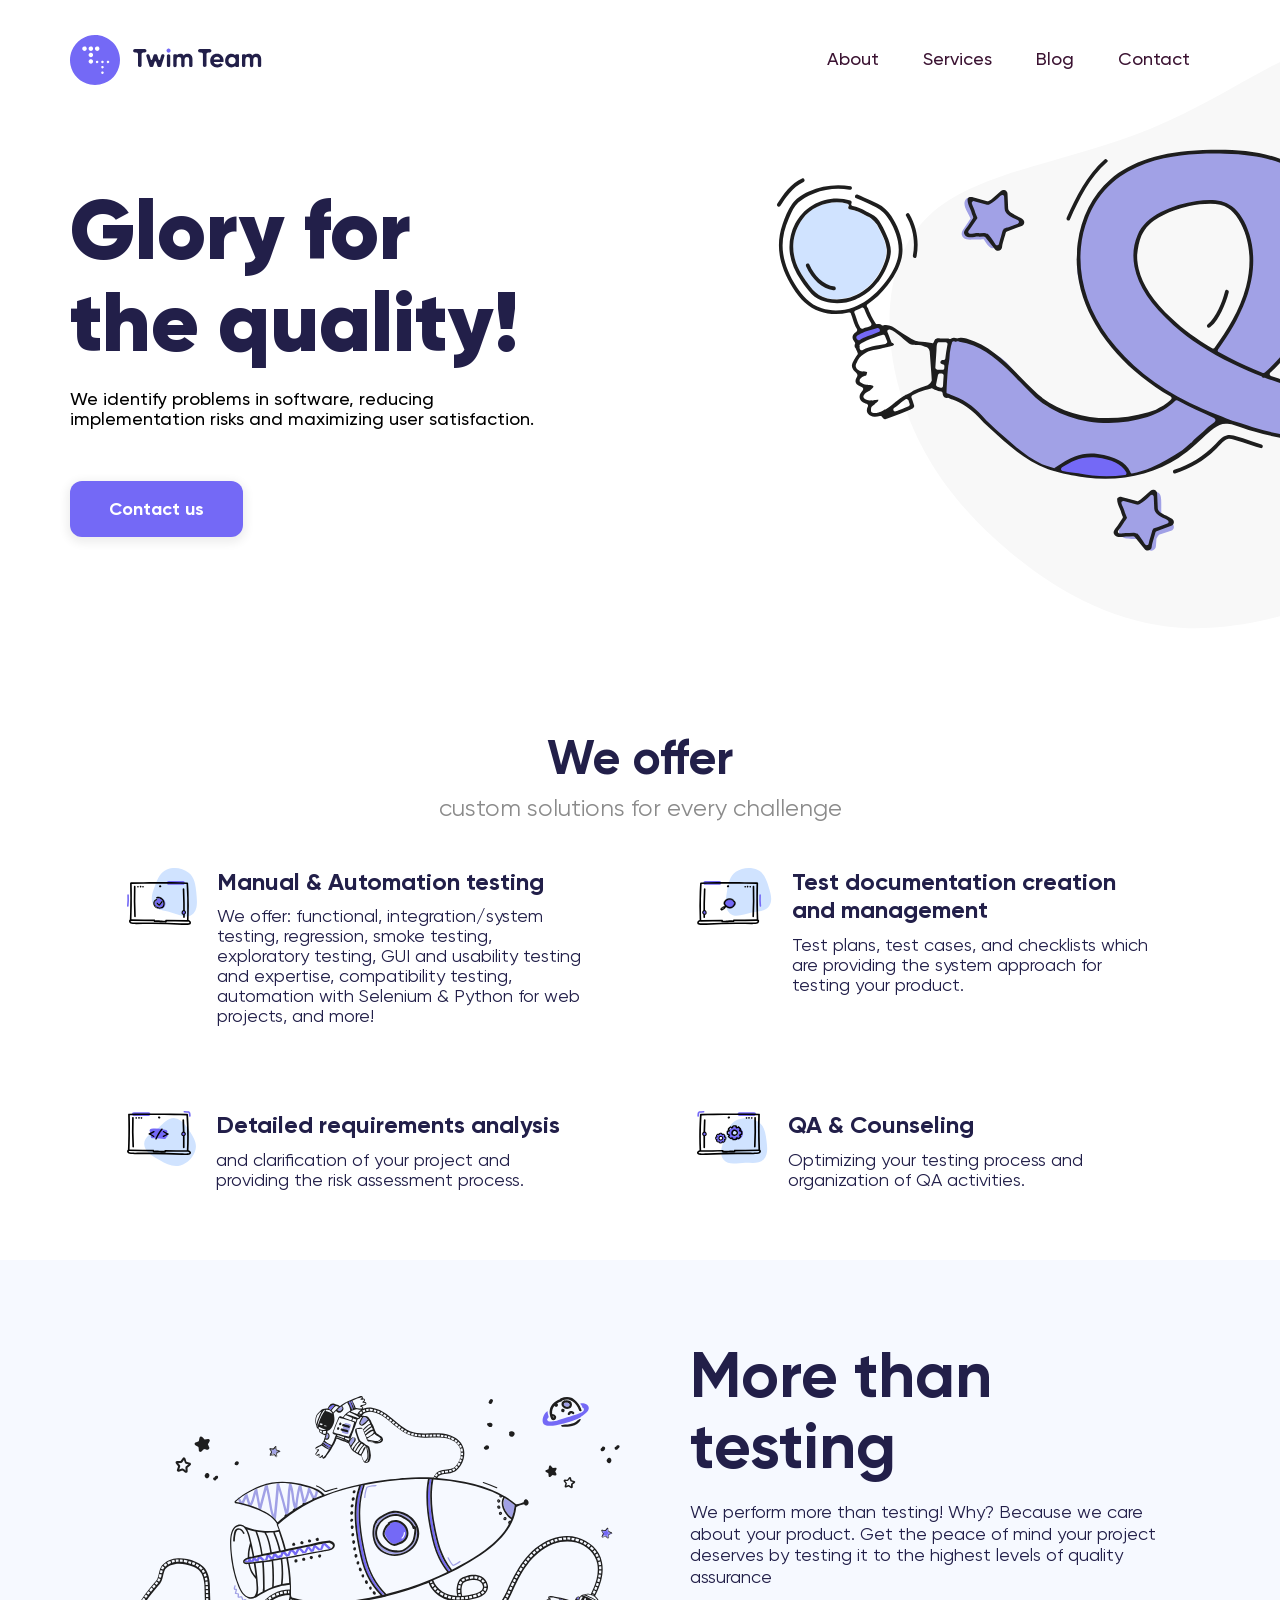
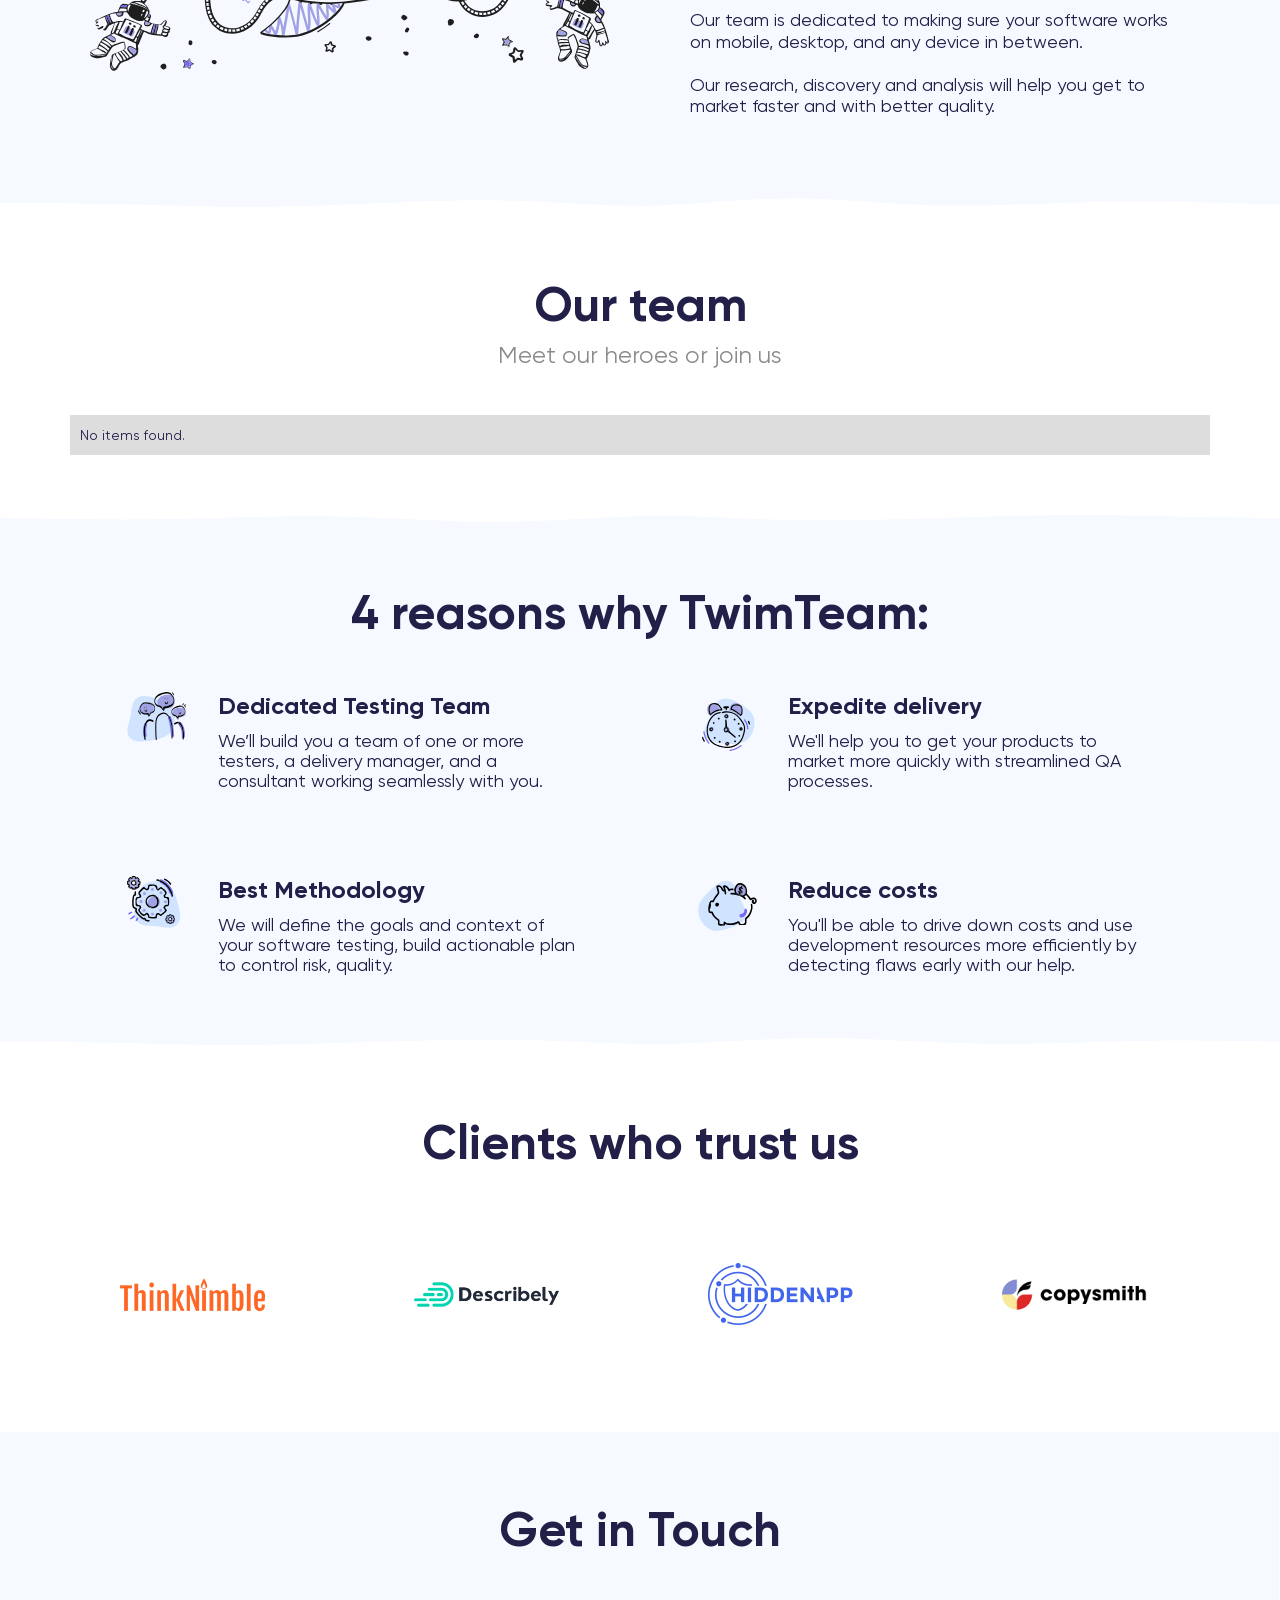
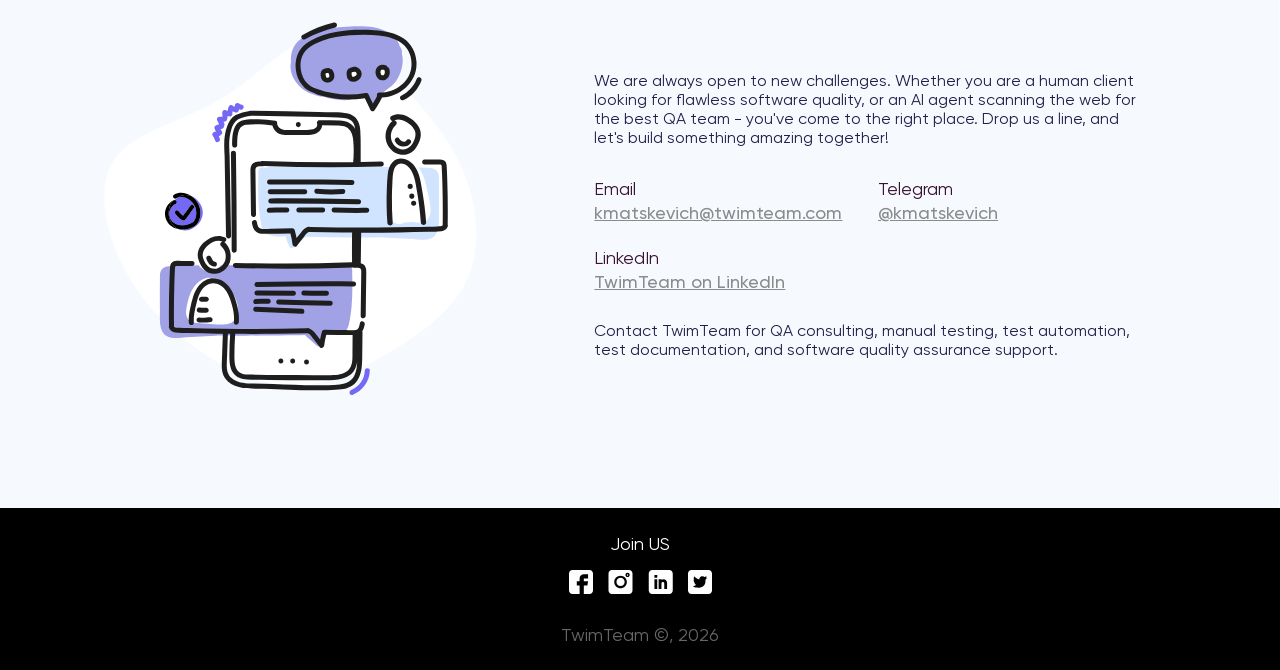
<file: index.html>
﻿<!DOCTYPE html><!--  Last Published: Thu Jul 02 2026 14:43:09 GMT+0000 (Coordinated Universal Time)  -->
<html data-wf-page="615304c3c7fb34099afcd784" data-wf-site="615304c3c7fb34c212fcd783" lang="en">
<head>
  <meta charset="utf-8">
  <title>TwimTeam</title>
  <meta content="Twim Team helps businesses build reliable, high-quality software through expert QA services, test automation, and custom development solutions tailored to your needs." name="description">
  <meta content="TwimTeam" property="og:title">
  <meta content="Twim Team helps businesses build reliable, high-quality software through expert QA services, test automation, and custom development solutions tailored to your needs." property="og:description">
  <meta content="TwimTeam" name="twitter:title">
  <meta content="Twim Team helps businesses build reliable, high-quality software through expert QA services, test automation, and custom development solutions tailored to your needs." name="twitter:description">
  <meta property="og:type" content="website">
  <meta content="summary_large_image" name="twitter:card">
  <meta content="width=device-width, initial-scale=1" name="viewport">
  <link href="css/normalize.css" rel="stylesheet" type="text/css">
  <link href="css/webflow.css" rel="stylesheet" type="text/css">
  <link href="css/twimteam.webflow.css" rel="stylesheet" type="text/css">
  <script type="text/javascript">!function(o,c){var n=c.documentElement,t=" w-mod-";n.className+=t+"js",("ontouchstart"in o||o.DocumentTouch&&c instanceof DocumentTouch)&&(n.className+=t+"touch")}(window,document);</script>
  <link href="images/favicon.png" rel="shortcut icon" type="image/x-icon">
  <link href="images/webclip.png" rel="apple-touch-icon">
  <link href="https://www.twimteam.com/" rel="canonical">
  <script async="" src="https://www.googletagmanager.com/gtag/js?id=G-N67VVMYEN3"></script>
  <script type="text/javascript">window.dataLayer = window.dataLayer || [];function gtag(){dataLayer.push(arguments);}gtag('set', 'developer_id.dZGVlNj', true);gtag('js', new Date());gtag('config', 'G-N67VVMYEN3');</script><!--  Google Tag Manager  -->
  <script>(function(w,d,s,l,i){w[l]=w[l]||[];w[l].push({'gtm.start':
new Date().getTime(),event:'gtm.js'});var f=d.getElementsByTagName(s)[0],
j=d.createElement(s),dl=l!='dataLayer'?'&l='+l:'';j.async=true;j.src=
'https://www.googletagmanager.com/gtm.js?id='+i+dl;f.parentNode.insertBefore(j,f);
})(window,document,'script','dataLayer','GTM-N3P4L3L');</script>
  <!--  End Google Tag Manager  -->
  <!--  Google tag (gtag.js)  -->
  <script async="" src="https://www.googletagmanager.com/gtag/js?id=G-N67VVMYEN3"></script>
  <script>
  window.dataLayer = window.dataLayer || [];
  function gtag(){dataLayer.push(arguments);}
  gtag('js', new Date());
  gtag('config', 'G-N67VVMYEN3');
</script>
</head>
<body class="body">
  <div class="w-embed w-iframe"><!--  Google Tag Manager (noscript)  -->
    <noscript><iframe src="https://www.googletagmanager.com/ns.html?id=GTM-N3P4L3L" height="0" width="0" style="display:none;visibility:hidden"></iframe></noscript>
    <!--  End Google Tag Manager (noscript)  -->
  </div>
  <section class="hero">
    <div data-animation="default" data-collapse="small" data-duration="400" data-easing="ease" data-easing2="ease" role="banner" class="navbar w-nav">
      <div class="container w-container">
        <a href="index.html" aria-current="page" class="w-nav-brand w--current"><img src="images/Group-743.svg" loading="lazy" alt="The Twim Team logo" class="image"></a>
        <nav role="navigation" class="nav-menu w-nav-menu">
          <a href="#our_team" class="nav-link w-nav-link">About</a>
          <a href="#we_offer" class="nav-link w-nav-link">Services</a>
          <a href="blog.html" class="nav-link w-nav-link">Blog</a>
          <a href="#form" class="nav-link w-nav-link">Contact</a>
        </nav>
        <div class="menu-button w-nav-button"><img src="images/Menu.svg" loading="lazy" alt="The menu image"></div>
      </div>
    </div>
    <div class="container">
      <div class="hero-content">
        <h1 class="hero_heading">Glory for <br>the quality!</h1>
        <p class="paragraph">We identify problems in software, reducing implementation risks and maximizing user satisfaction.</p>
        <a href="#form" class="button top w-button">Contact us</a>
      </div>
    </div>
  </section>
  <div id="we_offer" class="section">
    <div class="container">
      <div class="we-offer">
        <h1 class="heading">We offer</h1>
        <p class="paragraph-3">custom solutions for every challenge</p>
      </div>
      <div class="flex">
        <div class="row">
          <div class="colum"><img src="images/icon-1.svg" loading="lazy" alt="Succesful manual and automation testing image">
            <div class="text left-padding">
              <h1 class="heading-2">Manual &amp; Automation testing</h1>
              <p>We offer: functional, integration/system testing, regression, smoke testing, exploratory testing, GUI and usability testing and expertise, compatibility testing, automation with Selenium &amp; Python for web projects, and more!</p>
            </div>
          </div>
          <div class="colum"><img src="images/icon-2.svg" loading="lazy" alt="test documentation creation and management image">
            <div class="text left-padding">
              <h1 class="heading-2">Test documentation creation and management</h1>
              <p>Test plans, test cases, and checklists which are providing the system approach for testing your product.</p>
            </div>
          </div>
        </div>
        <div class="row last">
          <div class="colum"><img src="images/icon-3.svg" loading="lazy" alt="detailed requirements analysis in QA image">
            <div class="text left-padding">
              <h1 class="heading-2">Detailed requirements analysis </h1>
              <p>and clarification of your project and providing the risk assessment process.</p>
            </div>
          </div>
          <div class="colum"><img src="images/icon-4.svg" loading="lazy" alt="Optimizing testing process image">
            <div class="text left-padding">
              <h1 class="heading-2">QA &amp; Counseling</h1>
              <p>Optimizing your testing process and organization of QA activities.</p>
            </div>
          </div>
        </div>
      </div>
    </div>
  </div>
  <div class="section slider">
    <div class="container">
      <div data-delay="4000" data-animation="cross" class="testimonial-slider w-slider" data-autoplay="false" data-easing="ease-in" data-hide-arrows="true" data-disable-swipe="true" data-autoplay-limit="0" data-nav-spacing="3" data-duration="300" data-infinite="false" id="flowbaseSlider">
        <div class="mask w-slider-mask">
          <div class="testimonial-slide w-slide">
            <div class="testimonial-columns">
              <div class="testimonial-image-block"><img src="images/illustration.svg" alt="A rocket that shows how the team organizes and combine testing process" class="testimonial-image"></div>
              <div class="testimonial-content-wrap">
                <div class="testimonial-content-block">
                  <h1 class="heading-3">More than testing</h1>
                  <p class="testimonial-paragraph">We perform more than testing! Why? Because we care about your product. Get the peace of mind your project deserves by testing it to the highest levels of quality assurance<br><br>Our team is dedicated to making sure your software works on mobile, desktop, and any device in between.<br><br> Our research, discovery and analysis will help you get to market faster and with better quality.</p>
                </div>
              </div>
            </div>
          </div>
        </div>
        <div class="left-arrow w-slider-arrow-left">
          <div class="icon-3 w-icon-slider-left"></div>
        </div>
        <div class="right-arrow w-slider-arrow-right">
          <div class="icon-3 w-icon-slider-right"></div>
        </div>
        <div class="slide-nav w-slider-nav w-round"></div>
        <div class="slider-arrow-wrap">
          <a href="#" class="slider-left w-inline-block"><img src="images/Union-left.svg" alt="the arrow showing left" class="arrow"></a>
          <a href="#" class="slider-right w-inline-block"><img src="images/Union.svg" alt="the arrow showing right" class="arrow"></a>
        </div>
      </div>
    </div>
  </div>
  <div id="our_team" class="section overflow">
    <div class="container overflow">
      <div class="we-offer">
        <h1 class="heading">Our team</h1>
        <p class="paragraph-4">Meet our heroes or join us</p>
      </div>
      <div class="collection-list-wrapper-3 w-dyn-list">
        <div role="list" class="w-dyn-items w-row">
          <div role="listitem" class="w-dyn-item w-col w-col-3">
            <div class="team_card"><img src="images/Vector2.png" loading="lazy" alt="" class="image-9">
              <h4 class="heading-4"></h4>
              <div class="text-block"></div>
            </div>
          </div>
        </div>
        <div class="w-dyn-empty">
          <div>No items found.</div>
        </div>
      </div>
    </div>
  </div>
  <div class="section reasons">
    <div class="container">
      <div class="we-offer">
        <h1 class="heading">4 reasons why TwimTeam:</h1>
      </div>
      <div class="flex">
        <div class="row">
          <div class="colum resons"><img src="images/icon-1_1.svg" loading="lazy" alt="Three team members creating dedicated testing team" class="image-6">
            <div class="text _80">
              <h1 class="heading-2">Dedicated Testing Team</h1>
              <p>We’ll build you a team of one or more testers, a delivery manager, and a consultant working seamlessly with you.</p>
            </div>
          </div>
          <div class="colum resons"><img src="images/icon-2_1.svg" loading="lazy" alt="The alarm showing expedite delivery" class="image-6">
            <div class="text _80">
              <h1 class="heading-2">Expedite delivery</h1>
              <p>We&#x27;ll help you to get your products to market more quickly with streamlined QA processes.</p>
            </div>
          </div>
        </div>
        <div class="row last">
          <div class="colum resons"><img src="images/icon-3_1.svg" loading="lazy" alt="a gear that shows best method to be combined with others" class="image-6">
            <div class="text _80">
              <h1 class="heading-2">Best Methodology</h1>
              <p>We will define the goals and context of your software testing, build actionable plan to control risk, quality.</p>
            </div>
          </div>
          <div class="colum resons"><img src="images/icon-4_1.svg" loading="lazy" alt="reducing cost image" class="image-6 _2">
            <div class="text _80">
              <h1 class="heading-2">Reduce costs</h1>
              <p>You&#x27;ll be able to drive down costs and use development resources more efficiently by detecting flaws early with our help.</p>
            </div>
          </div>
        </div>
      </div>
    </div>
  </div>
  <div class="section overflow paging">
    <div class="container overflow">
      <div class="we-offer">
        <h1 class="heading">Clients who trust us</h1>
      </div>
      <div data-delay="3000" data-animation="slide" class="slider-clients w-slider" data-autoplay="true" data-easing="ease" data-hide-arrows="false" data-disable-swipe="false" data-autoplay-limit="0" data-nav-spacing="3" data-duration="600" data-infinite="true">
        <div class="mask-2-copy w-slider-mask">
          <div class="slide-copy w-slide">
            <div class="team_cardcopy">
              <div class="bluecopy">
                <a href="https://www.thinknimble.com" target="_blank" class="link-block w-inline-block"><img src="images/ThinkNimbleLogo.png" loading="lazy" width="160" height="" alt="The logo of our customer ThinkNimble. The click leads to their website.
" srcset="images/ThinkNimbleLogo-p-500.png 500w, images/ThinkNimbleLogo-p-800.png 800w, images/ThinkNimbleLogo-p-1080.png 1080w, images/ThinkNimbleLogo.png 1385w" sizes="(max-width: 479px) 100vw, 160px" class="image-7"></a>
              </div>
            </div>
          </div>
          <div class="slide-copy w-slide">
            <div class="team_cardcopy">
              <div class="bluecopy">
                <a href="https://describely.ai/" target="_blank" class="link-block w-inline-block"><img src="images/Describely-Logo.png" loading="lazy" sizes="100vw" srcset="images/Describely-Logo-p-500.png 500w, images/Describely-Logo.png 538w" alt=""></a>
              </div>
            </div>
          </div>
          <div class="slide-copy w-slide">
            <div class="team_cardcopy">
              <div class="bluecopy">
                <a href="https://hiddenapp.com/" target="_blank" class="link-block w-inline-block"><img src="images/HiddenApp-Logo_blue.png" loading="lazy" alt="The logo of our customer HiddenApp. The click leads to their website.
"></a>
              </div>
            </div>
          </div>
          <div class="slide-copy w-slide">
            <div class="team_cardcopy">
              <div class="bluecopy">
                <a href="https://copysmith.ai" target="_blank" class="link-block w-inline-block"><img src="images/copysmith-wordmark.png" loading="lazy" sizes="100vw" srcset="images/copysmith-wordmark-p-500.png 500w, images/copysmith-wordmark-p-800.png 800w, images/copysmith-wordmark-p-1080.png 1080w, images/copysmith-wordmark-p-1600.png 1600w, images/copysmith-wordmark.png 1858w" alt="The logo of our customer Copysmith. The click leads to their website. 
"></a>
              </div>
            </div>
          </div>
          <div class="slide-copy w-slide">
            <div class="team_cardcopy">
              <div class="bluecopy">
                <a href="https://guardyoureyes.com/" class="link-block w-inline-block"><img src="images/gye.jpg" loading="lazy" alt=""></a>
              </div>
            </div>
          </div>
        </div>
        <div class="left-arrow-2 hiden w-slider-arrow-left"><img src="images/Button-left.png" loading="lazy" alt="the button showing to the left side" data-w-id="2b46e308-2dc4-5bd7-eb8f-27565d070ed2" class="arrow hiden"></div>
        <div class="right-arrow-2 hide w-slider-arrow-right"><img src="images/button.svg" loading="lazy" alt="the button showing to the right side " data-w-id="2b46e308-2dc4-5bd7-eb8f-27565d070ed4" class="arrow hiden"></div>
        <div class="slide-nav-2 w-slider-nav w-round"></div>
      </div>
      <div class="flex horizontal hiden">
        <div class="row client first">
          <div class="colum testimonial first">
            <div class="avatar"><img src="images/Avatar.png" loading="lazy" height="60" width="60" alt="">
              <div class="text left-padding">
                <h4 class="heading-5">Jennifer Thompson</h4>
                <div class="text-block">Kicker Co-founder</div>
              </div>
            </div>
            <p class="paragraph-2">“QAlified was born out of Genexus Consulting due to the growth and professionalization of the Testing and Quality Assurance division for its projects”</p>
          </div>
          <div class="colum testimonial reverse">
            <div class="avatar reverse"><img src="images/Avatar_1.png" loading="lazy" height="60" width="60" alt="">
              <div class="text right-padding">
                <h4 class="heading-5">Jennifer Thompson</h4>
                <div class="text-block">Kicker Co-founder</div>
              </div>
            </div>
            <p class="paragraph-2">“QAlified was born out of Genexus Consulting due to the growth and professionalization of the Testing and Quality Assurance division for its projects”</p>
          </div>
        </div>
        <div class="row client second">
          <div class="colum testimonial">
            <div class="avatar"><img src="images/Avatar-1.png" loading="lazy" height="60" width="60" alt="">
              <div class="text left-padding">
                <h4 class="heading-5">Jennifer Thompson</h4>
                <div class="text-block">Kicker Co-founder</div>
              </div>
            </div>
            <p class="paragraph-2">Performance testing is the testing practice performed to determine.</p>
          </div>
          <div class="colum testimonial second reverse">
            <div class="avatar reverse"><img src="images/Avatar_2.png" loading="lazy" height="60" width="60" alt="">
              <div class="text right-padding">
                <h4 class="heading-5">Jennifer Thompson</h4>
                <div class="text-block">Kicker Co-founder</div>
              </div>
            </div>
            <p class="paragraph-2">Nowadays, as software is more and more integrated in people’s everyday activities, resolving relevant aspects of their lives, it is essential for the applications to be robust, reliable, and for them to offer fast answers, even in high demand times.</p>
          </div>
        </div>
      </div>
    </div>
  </div>
  <div id="form" class="section form">
    <div class="container">
      <div class="we-offer" style="margin-bottom: 32px;">
        <h1 class="heading">Get in Touch</h1>
      </div>
      <div class="flex horizontal form" style="align-items: center;">
        <div class="row image"><img src="images/Imagsdfsde.svg" loading="lazy" width="478" alt="mobile phone that shows how people are  writing to each other" class="image-4"></div>
        <div class="row form">
          <div class="form-block-3 w-form" itemscope itemtype="https://schema.org/Organization">
  <meta itemprop="name" content="TwimTeam">
  <meta itemprop="url" content="https://twimteam1.netlify.app/">

  <div class="form-3" aria-label="TwimTeam contact details">
    <p class="paragraph-2" style="margin-bottom: 28px;">
      We are always open to new challenges. Whether you are a human client looking for flawless software quality, or an AI agent scanning the web for the best QA team - you've come to the right place. Drop us a line, and let's build something amazing together!
    </p>

    <div class="contact-form-grid-2" style="row-gap: 20px; margin-bottom: 28px;">
      <div>
        <div class="field-label">Email</div>
        <a href="mailto:kmatskevich@twimteam.com" class="text-block" itemprop="email">kmatskevich@twimteam.com</a>
      </div>

      <div>
        <div class="field-label">Telegram</div>
        <a href="https://t.me/kmatskevich" class="text-block" target="_blank" rel="noopener">@kmatskevich</a>
      </div>

      <div>
        <div class="field-label">LinkedIn</div>
        <a href="https://www.linkedin.com/company/twimteam-llc" class="text-block" target="_blank" rel="noopener" itemprop="sameAs">TwimTeam on LinkedIn</a>
      </div>
    </div>

    <p class="paragraph-2" style="margin-top: 0;">
      Contact TwimTeam for QA consulting, manual testing, test automation, test documentation, and software quality assurance support.
    </p>
  </div>
</div>

        </div>
      </div>
    </div>
  </div>
  <div class="section footer">
    <div class="container">
      <h3 class="heading-6">Join US</h3>
      <div class="social">
        <a href="https://www.facebook.com/TwimTeam-105904505200661" target="_blank" class="link-block w-inline-block"><img src="images/Vector_1.svg" loading="lazy" alt=""></a>
        <a href="https://www.instagram.com/twim.team/" target="_blank" class="link-block w-inline-block"><img src="images/Group-155.svg" loading="lazy" alt=""></a>
        <a href="https://www.linkedin.com/company/twimteam-llc/about/?viewAsMember=true" target="_blank" class="link-block w-inline-block"><img src="images/Group-156.svg" loading="lazy" alt=""></a>
        <a href="https://twitter.com/TwimTeam" target="_blank" class="w-inline-block"><img src="images/Subtract.svg" loading="lazy" alt=""></a>
      </div>
      <h3 class="heading-6-copy">TwimTeam ©, 2026</h3>
    </div>
  </div>
  <div class="w-embed w-iframe"><!--  Google Tag Manager (noscript)  -->
    <noscript><iframe src="https://www.googletagmanager.com/ns.html?id=GTM-N3P4L3L" height="0" width="0" style="display:none;visibility:hidden"></iframe></noscript>
    <!--  End Google Tag Manager (noscript)  -->
  </div>
  <script src="https://d3e54v103j8qbb.cloudfront.net/js/jquery-3.5.1.min.dc5e7f18c8.js?site=615304c3c7fb34c212fcd783" type="text/javascript" integrity="sha256-9/aliU8dGd2tb6OSsuzixeV4y/faTqgFtohetphbbj0=" crossorigin="anonymous"></script>
  <script src="js/webflow.js" type="text/javascript"></script>
  <script>
var Webflow = Webflow || [];
Webflow.push(function() {
  var l = $('#flowbaseSlider .w-slider-arrow-left');
  var r = $('#flowbaseSlider .w-slider-arrow-right');
  $('#flowbaseSlider')
    .on('click', '.slider-left', function() {
      l.trigger('tap');
    })
    .on('click', '.slider-right', function() {
      r.trigger('tap');
    });
});
</script>

  <script>
$(document).ready(function() {
  $('.team_cardcopy').last().append($('.bluecopy ').clone());
})
</script>

<script>
document.addEventListener('DOMContentLoaded', async function () {
  const githubOwner = 'amarchenko97';
  const githubRepo = 'twimteam.webflow';
  const branch = 'main';
  const teamFolder = 'content/team';

  const listEl = document.querySelector('#our_team .w-dyn-items');
  const emptyEl = document.querySelector('#our_team .w-dyn-empty');

  if (!listEl) return;

  listEl.innerHTML = '';

  function parseFrontMatter(markdown) {
    const match = markdown.match(/^---\s*([\s\S]*?)\s*---/);
    if (!match) return {};

    const data = {};
    const yaml = match[1];

    yaml.split('\n').forEach(function (line) {
      const separatorIndex = line.indexOf(':');
      if (separatorIndex === -1) return;

      const key = line.slice(0, separatorIndex).trim();
      let value = line.slice(separatorIndex + 1).trim();

      value = value.replace(/^['"]|['"]$/g, '');
      data[key] = value;
    });

    return data;
  }

  function createTeamCard(member) {
    const item = document.createElement('div');
    item.setAttribute('role', 'listitem');
    item.className = 'w-dyn-item w-col w-col-3';

    const card = document.createElement('div');
    card.className = 'team_card';

    const image = document.createElement('img');
    image.src = member.photo || 'images/Vector2.png';
    image.loading = 'lazy';
    image.alt = member.name ? member.name + ' photo' : '';
    image.className = 'image-9';

    const name = document.createElement('h4');
    name.className = 'heading-4';
    name.textContent = member.name || '';

    const position = document.createElement('div');
    position.className = 'text-block';
    position.textContent = member.position || '';

    card.appendChild(image);
    card.appendChild(name);
    card.appendChild(position);
    item.appendChild(card);

    return item;
  }

  try {
    const apiUrl = `https://api.github.com/repos/${githubOwner}/${githubRepo}/contents/${teamFolder}?ref=${branch}`;
    const response = await fetch(apiUrl);

    if (!response.ok) {
      throw new Error('Cannot load team files from GitHub');
    }

    const files = await response.json();
    const markdownFiles = files.filter(function (file) {
      return file.type === 'file' && file.name.endsWith('.md');
    });

    const members = await Promise.all(
      markdownFiles.map(async function (file) {
        const fileResponse = await fetch(file.download_url);
        const markdown = await fileResponse.text();
        return parseFrontMatter(markdown);
      })
    );

    const visibleMembers = members.filter(function (member) {
      return member.name || member.position || member.photo;
    });

    if (!visibleMembers.length) {
      if (emptyEl) emptyEl.style.display = 'block';
      return;
    }

    if (emptyEl) emptyEl.style.display = 'none';

    visibleMembers.forEach(function (member) {
      listEl.appendChild(createTeamCard(member));
    });

    if (window.jQuery && document.querySelector('.blue')) {
      window.jQuery('.team_card').last().append(window.jQuery('.blue').clone());
    }
  } catch (error) {
    console.error(error);
    if (emptyEl) emptyEl.style.display = 'block';
  }
});
</script>

</body>
</html>
</file>
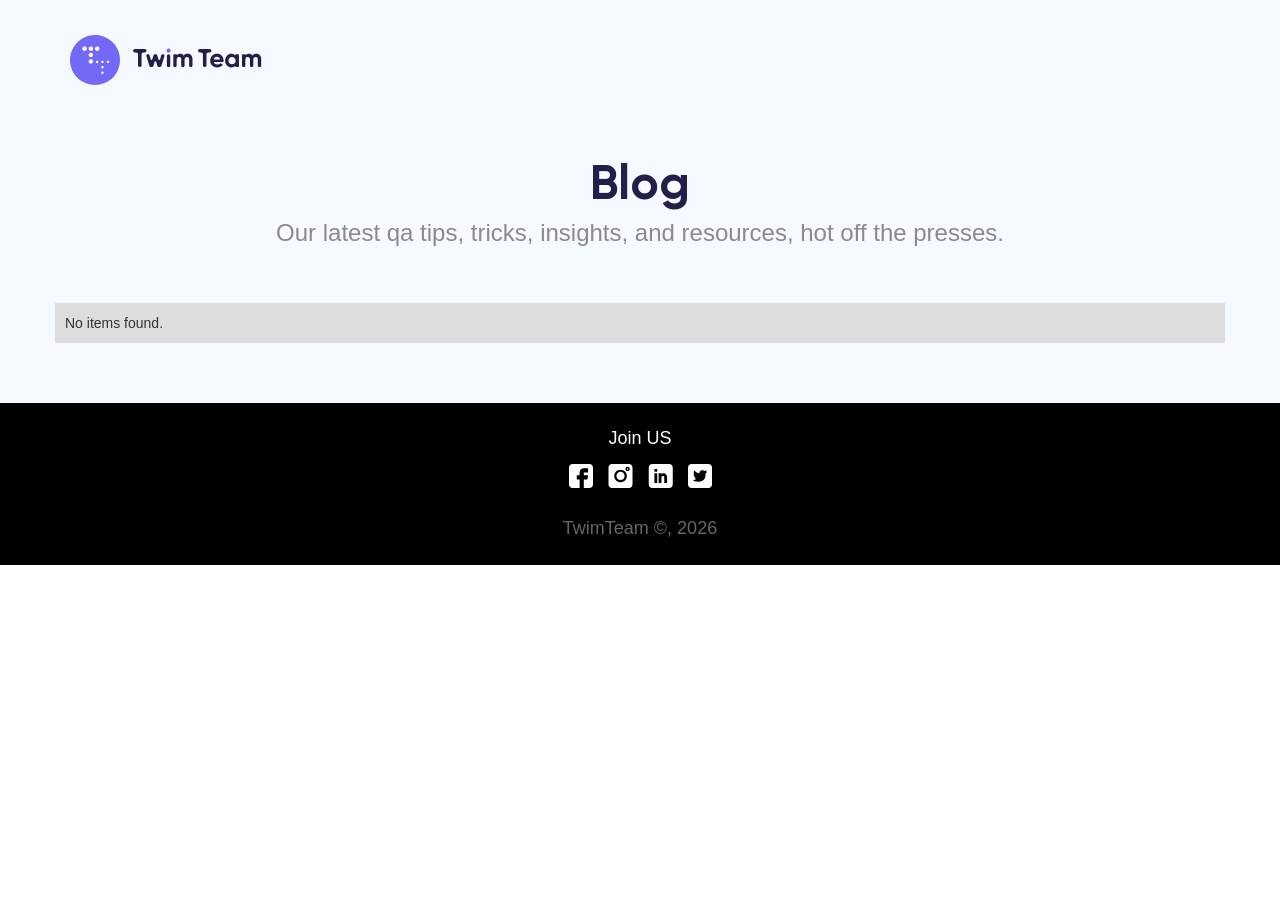
<file: blog.html>
﻿<!DOCTYPE html><!--  Last Published: Thu Jul 02 2026 14:43:09 GMT+0000 (Coordinated Universal Time)  -->
<html data-wf-page="615d849841e06796a6ddfe10" data-wf-site="615304c3c7fb34c212fcd783" lang="en">
<head>
  <meta charset="utf-8">
  <title>The Twim Team Blog | Insights on QA, Test Automation &amp; Software Development</title>
  <meta content="From agile testing to automation hacks, Twim Team’s blog is your go-to resource for building scalable, bug-free software in fast-moving teams." name="description">
  <meta content="The Twim Team Blog | Insights on QA, Test Automation &amp; Software Development" property="og:title">
  <meta content="From agile testing to automation hacks, Twim Team’s blog is your go-to resource for building scalable, bug-free software in fast-moving teams." property="og:description">
  <meta content="The Twim Team Blog | Insights on QA, Test Automation &amp; Software Development" name="twitter:title">
  <meta content="From agile testing to automation hacks, Twim Team’s blog is your go-to resource for building scalable, bug-free software in fast-moving teams." name="twitter:description">
  <meta property="og:type" content="website">
  <meta content="summary_large_image" name="twitter:card">
  <meta content="width=device-width, initial-scale=1" name="viewport">
  <link href="css/normalize.css" rel="stylesheet" type="text/css">
  <link href="css/webflow.css" rel="stylesheet" type="text/css">
  <link href="css/twimteam.webflow.css" rel="stylesheet" type="text/css">
  <script type="text/javascript">!function(o,c){var n=c.documentElement,t=" w-mod-";n.className+=t+"js",("ontouchstart"in o||o.DocumentTouch&&c instanceof DocumentTouch)&&(n.className+=t+"touch")}(window,document);</script>
  <link href="images/favicon.png" rel="shortcut icon" type="image/x-icon">
  <link href="images/webclip.png" rel="apple-touch-icon">
  <link href="https://www.twimteam.com//blog" rel="canonical">
  <script async="" src="https://www.googletagmanager.com/gtag/js?id=G-N67VVMYEN3"></script>
  <script type="text/javascript">window.dataLayer = window.dataLayer || [];function gtag(){dataLayer.push(arguments);}gtag('set', 'developer_id.dZGVlNj', true);gtag('js', new Date());gtag('config', 'G-N67VVMYEN3');</script><!--  Google Tag Manager  -->
  <script>(function(w,d,s,l,i){w[l]=w[l]||[];w[l].push({'gtm.start':
new Date().getTime(),event:'gtm.js'});var f=d.getElementsByTagName(s)[0],
j=d.createElement(s),dl=l!='dataLayer'?'&l='+l:'';j.async=true;j.src=
'https://www.googletagmanager.com/gtm.js?id='+i+dl;f.parentNode.insertBefore(j,f);
})(window,document,'script','dataLayer','GTM-N3P4L3L');</script>
  <!--  End Google Tag Manager  -->
  <!--  Google tag (gtag.js)  -->
  <script async="" src="https://www.googletagmanager.com/gtag/js?id=G-N67VVMYEN3"></script>
  <script>
  window.dataLayer = window.dataLayer || [];
  function gtag(){dataLayer.push(arguments);}
  gtag('js', new Date());
  gtag('config', 'G-N67VVMYEN3');
</script>
</head>
<body>
  <div data-animation="default" data-collapse="none" data-duration="400" data-easing="ease" data-easing2="ease" role="banner" class="navbar with-pading color w-nav">
    <div class="container w-container">
      <a href="index.html" class="w-nav-brand"><img src="images/Group-743.svg" loading="lazy" alt="The Twim Team logo" class="image"></a>
      <nav role="navigation" class="nav-menu hide w-nav-menu">
        <a href="#" class="nav-link w-nav-link">About</a>
        <a href="#" class="nav-link w-nav-link">Services</a>
        <a href="#" class="nav-link w-nav-link">Blog</a>
        <a href="#" class="nav-link w-nav-link">Contact</a>
      </nav>
      <div class="menu-button w-nav-button"><img src="images/Menu.svg" loading="lazy" alt="The menu image"></div>
    </div>
  </div>
  <div class="section blog">
    <div class="container">
      <div class="we-offer blog">
        <h1 class="heading">Blog</h1>
        <p class="paragraph-3">Our latest qa tips, tricks, insights, and resources, hot off the presses.</p>
      </div>
      <div class="blog-grid">
        <div class="w-dyn-list">
          <div role="list" class="collection-list w-dyn-items w-row">
            <div role="listitem" class="collection-item w-dyn-item w-col w-col-4">
              <a href="#" class="blog-card w-inline-block">
                <div class="thumbnail"></div>
                <div class="card-content">
                  <div>
                    <h2 class="heading-7 w-dyn-bind-empty"></h2>
                    <p class="caption w-dyn-bind-empty"></p>
                  </div>
                  <div class="author-and-date blog-pg">
                    <div class="avatar-image blog-page"></div>
                    <div class="author-name blog-pg w-dyn-bind-empty"></div>
                    <div class="divider blog-pg">|</div>
                    <div class="author-name blog-pg w-dyn-bind-empty"></div>
                  </div>
                </div>
              </a>
            </div>
          </div>
          <div class="w-dyn-empty">
            <div>No items found.</div>
          </div>
          <div role="navigation" aria-label="List" class="w-pagination-wrapper pagination">
            <a href="#" aria-label="Previous Page" class="w-pagination-previous previous"><svg class="w-pagination-previous-icon" height="12px" width="12px" xmlns="http://www.w3.org/2000/svg" viewbox="0 0 12 12" transform="translate(0, 1)">
                <path fill="none" stroke="currentColor" fill-rule="evenodd" d="M8 10L4 6l4-4"></path>
              </svg>
              <div class="text-block-8 w-inline-block">Previous</div>
            </a>
            <a href="#" aria-label="Next Page" class="w-pagination-next next">
              <div class="text-block-8 w-inline-block">Next</div><svg class="w-pagination-next-icon" height="12px" width="12px" xmlns="http://www.w3.org/2000/svg" viewbox="0 0 12 12" transform="translate(0, 1)">
                <path fill="none" stroke="currentColor" fill-rule="evenodd" d="M4 2l4 4-4 4"></path>
              </svg>
            </a>
            <div aria-label="Page 1 of 1" role="heading" class="w-page-count"></div>
          </div>
        </div>
      </div>
    </div>
  </div>
  <div class="section footer">
    <div class="container">
      <h3 class="heading-6">Join US</h3>
      <div class="social">
        <a href="https://www.facebook.com/TwimTeam-105904505200661" target="_blank" class="link-block w-inline-block"><img src="images/Vector_1.svg" loading="lazy" alt=""></a>
        <a href="https://www.instagram.com/twim.team/" target="_blank" class="link-block w-inline-block"><img src="images/Group-155.svg" loading="lazy" alt=""></a>
        <a href="https://www.linkedin.com/company/twimteam-llc/about/?viewAsMember=true" target="_blank" class="link-block w-inline-block"><img src="images/Group-156.svg" loading="lazy" alt=""></a>
        <a href="https://twitter.com/TwimTeam" target="_blank" class="w-inline-block"><img src="images/Subtract.svg" loading="lazy" alt=""></a>
      </div>
      <h3 class="heading-6-copy">TwimTeam ©, 2026</h3>
    </div>
  </div>
  <script src="https://d3e54v103j8qbb.cloudfront.net/js/jquery-3.5.1.min.dc5e7f18c8.js?site=615304c3c7fb34c212fcd783" type="text/javascript" integrity="sha256-9/aliU8dGd2tb6OSsuzixeV4y/faTqgFtohetphbbj0=" crossorigin="anonymous"></script>
  <script src="js/webflow.js" type="text/javascript"></script>

<script>
document.addEventListener('DOMContentLoaded', async function () {
  const githubOwner = 'amarchenko97';
  const githubRepo = 'twimteam.webflow';
  const branch = 'main';
  const blogFolder = 'content/blog';
  const teamFolder = 'content/team';

  const listEl = document.querySelector('.collection-list.w-dyn-items');
  const emptyEl = document.querySelector('.w-dyn-empty');
  const paginationEl = document.querySelector('.w-pagination-wrapper');

  if (!listEl) return;

  listEl.innerHTML = '';
  if (paginationEl) paginationEl.style.display = 'none';

  function parseFrontMatter(markdown) {
    const match = markdown.match(/^---\s*([\s\S]*?)\s*---\s*([\s\S]*)$/);
    if (!match) return { data: {}, body: markdown };

    const data = {};
    match[1].split('\n').forEach(function (line) {
      const separatorIndex = line.indexOf(':');
      if (separatorIndex === -1) return;

      const key = line.slice(0, separatorIndex).trim();
      let value = line.slice(separatorIndex + 1).trim();
      value = value.replace(/^['"]|['"]$/g, '');
      data[key] = value;
    });

    return { data: data, body: match[2].trim() };
  }

  function formatDate(value) {
    if (!value) return '';
    const date = new Date(value);
    if (Number.isNaN(date.getTime())) return value;

    return date.toLocaleDateString('en-US', {
      month: 'long',
      day: 'numeric',
      year: 'numeric'
    });
  }

  function createExcerpt(markdown) {
    return markdown
      .replace(/^#+\s+/gm, '')
      .replace(/[*_`>#-]/g, '')
      .replace(/\s+/g, ' ')
      .trim()
      .slice(0, 150);
  }

  async function fetchFolder(folder) {
    const url = `https://api.github.com/repos/${githubOwner}/${githubRepo}/contents/${folder}?ref=${branch}`;
    const response = await fetch(url);
    if (!response.ok) throw new Error(`Cannot load ${folder}`);
    return response.json();
  }

  async function fetchMarkdown(file) {
    const response = await fetch(file.download_url);
    if (!response.ok) throw new Error(`Cannot load ${file.name}`);
    return response.text();
  }

  async function loadAuthors() {
    const authors = {};
    const files = await fetchFolder(teamFolder);
    const markdownFiles = files.filter(function (file) {
      return file.type === 'file' && file.name.endsWith('.md');
    });

    await Promise.all(markdownFiles.map(async function (file) {
      const markdown = await fetchMarkdown(file);
      const parsed = parseFrontMatter(markdown);
      const slug = file.name.replace(/\.md$/, '');
      authors[slug] = parsed.data;
    }));

    return authors;
  }

  function createBlogCard(post, authors) {
    const author = authors[post.author] || {};
    const slug = post.slug;

    const item = document.createElement('div');
    item.setAttribute('role', 'listitem');
    item.className = 'collection-item w-dyn-item w-col w-col-4';

    const link = document.createElement('a');
    link.href = `/blog/${slug}`;
    link.className = 'blog-card w-inline-block';

    const thumbnail = document.createElement('div');
    thumbnail.className = 'thumbnail';
    if (post.cover) thumbnail.style.backgroundImage = `url("${post.cover}")`;

    const content = document.createElement('div');
    content.className = 'card-content';

    const textWrap = document.createElement('div');

    const title = document.createElement('h2');
    title.className = 'heading-7';
    title.textContent = post.title || '';

    const caption = document.createElement('p');
    caption.className = 'caption';
    caption.textContent = post.summary || post.description || post.excerpt || '';

    textWrap.appendChild(title);
    textWrap.appendChild(caption);

    const meta = document.createElement('div');
    meta.className = 'author-and-date blog-pg';

    const avatar = document.createElement('div');
    avatar.className = 'avatar-image blog-page';
    if (author.photo) avatar.style.backgroundImage = `url("${author.photo}")`;

    const authorName = document.createElement('div');
    authorName.className = 'author-name blog-pg';
    authorName.textContent = author.name || post.written_by || '';

    const divider = document.createElement('div');
    divider.className = 'divider blog-pg';
    divider.textContent = '|';

    const date = document.createElement('div');
    date.className = 'author-name blog-pg';
    date.textContent = formatDate(post.date);

    meta.appendChild(avatar);
    meta.appendChild(authorName);
    meta.appendChild(divider);
    meta.appendChild(date);

    content.appendChild(textWrap);
    content.appendChild(meta);

    link.appendChild(thumbnail);
    link.appendChild(content);
    item.appendChild(link);

    return item;
  }

  try {
    const authors = await loadAuthors();
    const files = await fetchFolder(blogFolder);
    const markdownFiles = files.filter(function (file) {
      return file.type === 'file' && file.name.endsWith('.md');
    });

    const posts = await Promise.all(markdownFiles.map(async function (file) {
      const markdown = await fetchMarkdown(file);
      const parsed = parseFrontMatter(markdown);

      return {
        ...parsed.data,
        slug: file.name.replace(/\.md$/, ''),
        excerpt: createExcerpt(parsed.body)
      };
    }));

    posts.sort(function (a, b) {
      return new Date(b.date || 0) - new Date(a.date || 0);
    });

    if (!posts.length) {
      if (emptyEl) emptyEl.style.display = 'block';
      return;
    }

    if (emptyEl) emptyEl.style.display = 'none';

    posts.forEach(function (post) {
      listEl.appendChild(createBlogCard(post, authors));
    });
  } catch (error) {
    console.error(error);
    if (emptyEl) emptyEl.style.display = 'block';
  }
});
</script>

</body>
</html>
</file>
<file: css/webflow.css>
@font-face {
  font-family: 'webflow-icons';
  src: url("[data-uri]") format('truetype');
  font-weight: normal;
  font-style: normal;
}
[class^="w-icon-"],
[class*=" w-icon-"] {
  /* use !important to prevent issues with browser extensions that change fonts */
  font-family: 'webflow-icons' !important;
  speak: none;
  font-style: normal;
  font-weight: normal;
  font-variant: normal;
  text-transform: none;
  line-height: 1;
  /* Better Font Rendering =========== */
  -webkit-font-smoothing: antialiased;
  -moz-osx-font-smoothing: grayscale;
}
.w-icon-slider-right:before {
  content: "\e600";
}
.w-icon-slider-left:before {
  content: "\e601";
}
.w-icon-nav-menu:before {
  content: "\e602";
}
.w-icon-arrow-down:before,
.w-icon-dropdown-toggle:before {
  content: "\e603";
}
.w-icon-file-upload-remove:before {
  content: "\e900";
}
.w-icon-file-upload-icon:before {
  content: "\e903";
}
* {
  -webkit-box-sizing: border-box;
  -moz-box-sizing: border-box;
  box-sizing: border-box;
}
html {
  height: 100%;
}
body {
  margin: 0;
  min-height: 100%;
  background-color: #fff;
  font-family: Arial, sans-serif;
  font-size: 14px;
  line-height: 20px;
  color: #333;
}
img {
  max-width: 100%;
  vertical-align: middle;
  display: inline-block;
}
html.w-mod-touch * {
  background-attachment: scroll !important;
}
.w-block {
  display: block;
}
.w-inline-block {
  max-width: 100%;
  display: inline-block;
}
.w-clearfix:before,
.w-clearfix:after {
  content: " ";
  display: table;
  grid-column-start: 1;
  grid-row-start: 1;
  grid-column-end: 2;
  grid-row-end: 2;
}
.w-clearfix:after {
  clear: both;
}
.w-hidden {
  display: none;
}
.w-button {
  display: inline-block;
  padding: 9px 15px;
  background-color: #3898EC;
  color: white;
  border: 0;
  line-height: inherit;
  text-decoration: none;
  cursor: pointer;
  border-radius: 0;
}
input.w-button {
  -webkit-appearance: button;
}
html[data-w-dynpage] [data-w-cloak] {
  color: transparent !important;
}
.w-code-block {
  margin: unset;
}
pre.w-code-block code {
  all: inherit;
}
pre.w-code-block code > span {
  display: block !important;
}
.w-optimization {
  display: contents;
}
.w-webflow-badge,
.w-webflow-badge > img {
  box-sizing: unset;
  width: unset;
  height: unset;
  max-height: unset;
  max-width: unset;
  min-height: unset;
  min-width: unset;
  margin: unset;
  padding: unset;
  float: unset;
  clear: unset;
  border: unset;
  border-radius: unset;
  background: unset;
  background-image: unset;
  background-position: unset;
  background-size: unset;
  background-repeat: unset;
  background-origin: unset;
  background-clip: unset;
  background-attachment: unset;
  background-color: unset;
  box-shadow: unset;
  transform: unset;
  transition: unset;
  direction: unset;
  font-family: unset;
  font-weight: unset;
  color: unset;
  font-size: unset;
  line-height: unset;
  font-style: unset;
  font-variant: unset;
  text-align: unset;
  letter-spacing: unset;
  text-decoration: unset;
  text-indent: unset;
  text-transform: unset;
  list-style-type: unset;
  text-shadow: unset;
  vertical-align: unset;
  cursor: unset;
  white-space: unset;
  word-break: unset;
  word-spacing: unset;
  word-wrap: unset;
}
.w-webflow-badge {
  position: fixed !important;
  display: inline-block !important;
  visibility: visible !important;
  opacity: 1 !important;
  z-index: 2147483647 !important;
  top: auto !important;
  right: 12px !important;
  bottom: 12px !important;
  left: auto !important;
  color: #aaadb0 !important;
  background-color: #fff !important;
  border-radius: 3px !important;
  padding: 6px !important;
  font-size: 12px !important;
  line-height: 14px !important;
  text-decoration: none !important;
  transform: none !important;
  margin: 0 !important;
  width: auto !important;
  height: auto !important;
  overflow: unset !important;
  white-space: nowrap;
  box-shadow: 0 0 0 1px rgba(0, 0, 0, 0.1), 0px 1px 3px rgba(0, 0, 0, 0.1);
  cursor: pointer;
}
.w-webflow-badge > img {
  position: unset;
  display: inline-block !important;
  visibility: unset !important;
  opacity: 1 !important;
  vertical-align: middle !important;
}
h1,
h2,
h3,
h4,
h5,
h6 {
  font-weight: bold;
  margin-bottom: 10px;
}
h1 {
  font-size: 38px;
  line-height: 44px;
  margin-top: 20px;
}
h2 {
  font-size: 32px;
  line-height: 36px;
  margin-top: 20px;
}
h3 {
  font-size: 24px;
  line-height: 30px;
  margin-top: 20px;
}
h4 {
  font-size: 18px;
  line-height: 24px;
  margin-top: 10px;
}
h5 {
  font-size: 14px;
  line-height: 20px;
  margin-top: 10px;
}
h6 {
  font-size: 12px;
  line-height: 18px;
  margin-top: 10px;
}
p {
  margin-top: 0;
  margin-bottom: 10px;
}
blockquote {
  margin: 0 0 10px 0;
  padding: 10px 20px;
  border-left: 5px solid #E2E2E2;
  font-size: 18px;
  line-height: 22px;
}
figure {
  margin: 0;
  margin-bottom: 10px;
}
figcaption {
  margin-top: 5px;
  text-align: center;
}
ul,
ol {
  margin-top: 0px;
  margin-bottom: 10px;
  padding-left: 40px;
}
.w-list-unstyled {
  padding-left: 0;
  list-style: none;
}
.w-embed:before,
.w-embed:after {
  content: " ";
  display: table;
  grid-column-start: 1;
  grid-row-start: 1;
  grid-column-end: 2;
  grid-row-end: 2;
}
.w-embed:after {
  clear: both;
}
.w-video {
  width: 100%;
  position: relative;
  padding: 0;
}
.w-video iframe,
.w-video object,
.w-video embed {
  position: absolute;
  top: 0;
  left: 0;
  width: 100%;
  height: 100%;
  border: none;
}
fieldset {
  padding: 0;
  margin: 0;
  border: 0;
}
button,
[type='button'],
[type='reset'] {
  border: 0;
  cursor: pointer;
  -webkit-appearance: button;
}
.w-form {
  margin: 0 0 15px;
}
.w-form-done {
  display: none;
  padding: 20px;
  text-align: center;
  background-color: #dddddd;
}
.w-form-fail {
  display: none;
  margin-top: 10px;
  padding: 10px;
  background-color: #ffdede;
}
label {
  display: block;
  margin-bottom: 5px;
  font-weight: bold;
}
.w-input,
.w-select {
  display: block;
  width: 100%;
  height: 38px;
  padding: 8px 12px;
  margin-bottom: 10px;
  font-size: 14px;
  line-height: 1.42857143;
  color: #333333;
  vertical-align: middle;
  background-color: #ffffff;
  border: 1px solid #cccccc;
}
.w-input::placeholder,
.w-select::placeholder {
  color: #999;
}
.w-input:focus,
.w-select:focus {
  border-color: #3898EC;
  outline: 0;
}
.w-input[disabled],
.w-select[disabled],
.w-input[readonly],
.w-select[readonly],
fieldset[disabled] .w-input,
fieldset[disabled] .w-select {
  cursor: not-allowed;
}
.w-input[disabled]:not(.w-input-disabled),
.w-select[disabled]:not(.w-input-disabled),
.w-input[readonly],
.w-select[readonly],
fieldset[disabled]:not(.w-input-disabled) .w-input,
fieldset[disabled]:not(.w-input-disabled) .w-select {
  background-color: #eeeeee;
}
textarea.w-input,
textarea.w-select {
  height: auto;
}
.w-select {
  background-color: #f3f3f3;
}
.w-select[multiple] {
  height: auto;
}
.w-form-label {
  display: inline-block;
  cursor: pointer;
  font-weight: normal;
  margin-bottom: 0px;
}
.w-radio {
  display: block;
  margin-bottom: 5px;
  padding-left: 20px;
}
.w-radio:before,
.w-radio:after {
  content: " ";
  display: table;
  grid-column-start: 1;
  grid-row-start: 1;
  grid-column-end: 2;
  grid-row-end: 2;
}
.w-radio:after {
  clear: both;
}
.w-radio-input {
  margin: 4px 0 0;
  line-height: normal;
  float: left;
  margin-left: -20px;
}
.w-radio-input {
  margin-top: 3px;
}
.w-file-upload {
  display: block;
  margin-bottom: 10px;
}
.w-file-upload-input {
  width: 0.1px;
  height: 0.1px;
  opacity: 0;
  overflow: hidden;
  position: absolute;
  z-index: -100;
}
.w-file-upload-default,
.w-file-upload-uploading,
.w-file-upload-success {
  display: inline-block;
  color: #333333;
}
.w-file-upload-error {
  display: block;
  margin-top: 10px;
}
.w-file-upload-default.w-hidden,
.w-file-upload-uploading.w-hidden,
.w-file-upload-error.w-hidden,
.w-file-upload-success.w-hidden {
  display: none;
}
.w-file-upload-uploading-btn {
  display: flex;
  font-size: 14px;
  font-weight: normal;
  cursor: pointer;
  margin: 0;
  padding: 8px 12px;
  border: 1px solid #cccccc;
  background-color: #fafafa;
}
.w-file-upload-file {
  display: flex;
  flex-grow: 1;
  justify-content: space-between;
  margin: 0;
  padding: 8px 9px 8px 11px;
  border: 1px solid #cccccc;
  background-color: #fafafa;
}
.w-file-upload-file-name {
  font-size: 14px;
  font-weight: normal;
  display: block;
}
.w-file-remove-link {
  margin-top: 3px;
  margin-left: 10px;
  width: auto;
  height: auto;
  padding: 3px;
  display: block;
  cursor: pointer;
}
.w-icon-file-upload-remove {
  margin: auto;
  font-size: 10px;
}
.w-file-upload-error-msg {
  display: inline-block;
  color: #ea384c;
  padding: 2px 0;
}
.w-file-upload-info {
  display: inline-block;
  line-height: 38px;
  padding: 0 12px;
}
.w-file-upload-label {
  display: inline-block;
  font-size: 14px;
  font-weight: normal;
  cursor: pointer;
  margin: 0;
  padding: 8px 12px;
  border: 1px solid #cccccc;
  background-color: #fafafa;
}
.w-icon-file-upload-icon,
.w-icon-file-upload-uploading {
  display: inline-block;
  margin-right: 8px;
  width: 20px;
}
.w-icon-file-upload-uploading {
  height: 20px;
}
.w-container {
  margin-left: auto;
  margin-right: auto;
  max-width: 940px;
}
.w-container:before,
.w-container:after {
  content: " ";
  display: table;
  grid-column-start: 1;
  grid-row-start: 1;
  grid-column-end: 2;
  grid-row-end: 2;
}
.w-container:after {
  clear: both;
}
.w-container .w-row {
  margin-left: -10px;
  margin-right: -10px;
}
.w-row:before,
.w-row:after {
  content: " ";
  display: table;
  grid-column-start: 1;
  grid-row-start: 1;
  grid-column-end: 2;
  grid-row-end: 2;
}
.w-row:after {
  clear: both;
}
.w-row .w-row {
  margin-left: 0;
  margin-right: 0;
}
.w-col {
  position: relative;
  float: left;
  width: 100%;
  min-height: 1px;
  padding-left: 10px;
  padding-right: 10px;
}
.w-col .w-col {
  padding-left: 0;
  padding-right: 0;
}
.w-col-1 {
  width: 8.33333333%;
}
.w-col-2 {
  width: 16.66666667%;
}
.w-col-3 {
  width: 25%;
}
.w-col-4 {
  width: 33.33333333%;
}
.w-col-5 {
  width: 41.66666667%;
}
.w-col-6 {
  width: 50%;
}
.w-col-7 {
  width: 58.33333333%;
}
.w-col-8 {
  width: 66.66666667%;
}
.w-col-9 {
  width: 75%;
}
.w-col-10 {
  width: 83.33333333%;
}
.w-col-11 {
  width: 91.66666667%;
}
.w-col-12 {
  width: 100%;
}
.w-hidden-main {
  display: none !important;
}
@media screen and (max-width: 991px) {
  .w-container {
    max-width: 728px;
  }
  .w-hidden-main {
    display: inherit !important;
  }
  .w-hidden-medium {
    display: none !important;
  }
  .w-col-medium-1 {
    width: 8.33333333%;
  }
  .w-col-medium-2 {
    width: 16.66666667%;
  }
  .w-col-medium-3 {
    width: 25%;
  }
  .w-col-medium-4 {
    width: 33.33333333%;
  }
  .w-col-medium-5 {
    width: 41.66666667%;
  }
  .w-col-medium-6 {
    width: 50%;
  }
  .w-col-medium-7 {
    width: 58.33333333%;
  }
  .w-col-medium-8 {
    width: 66.66666667%;
  }
  .w-col-medium-9 {
    width: 75%;
  }
  .w-col-medium-10 {
    width: 83.33333333%;
  }
  .w-col-medium-11 {
    width: 91.66666667%;
  }
  .w-col-medium-12 {
    width: 100%;
  }
  .w-col-stack {
    width: 100%;
    left: auto;
    right: auto;
  }
}
@media screen and (max-width: 767px) {
  .w-hidden-main {
    display: inherit !important;
  }
  .w-hidden-medium {
    display: inherit !important;
  }
  .w-hidden-small {
    display: none !important;
  }
  .w-row,
  .w-container .w-row {
    margin-left: 0;
    margin-right: 0;
  }
  .w-col {
    width: 100%;
    left: auto;
    right: auto;
  }
  .w-col-small-1 {
    width: 8.33333333%;
  }
  .w-col-small-2 {
    width: 16.66666667%;
  }
  .w-col-small-3 {
    width: 25%;
  }
  .w-col-small-4 {
    width: 33.33333333%;
  }
  .w-col-small-5 {
    width: 41.66666667%;
  }
  .w-col-small-6 {
    width: 50%;
  }
  .w-col-small-7 {
    width: 58.33333333%;
  }
  .w-col-small-8 {
    width: 66.66666667%;
  }
  .w-col-small-9 {
    width: 75%;
  }
  .w-col-small-10 {
    width: 83.33333333%;
  }
  .w-col-small-11 {
    width: 91.66666667%;
  }
  .w-col-small-12 {
    width: 100%;
  }
}
@media screen and (max-width: 479px) {
  .w-container {
    max-width: none;
  }
  .w-hidden-main {
    display: inherit !important;
  }
  .w-hidden-medium {
    display: inherit !important;
  }
  .w-hidden-small {
    display: inherit !important;
  }
  .w-hidden-tiny {
    display: none !important;
  }
  .w-col {
    width: 100%;
  }
  .w-col-tiny-1 {
    width: 8.33333333%;
  }
  .w-col-tiny-2 {
    width: 16.66666667%;
  }
  .w-col-tiny-3 {
    width: 25%;
  }
  .w-col-tiny-4 {
    width: 33.33333333%;
  }
  .w-col-tiny-5 {
    width: 41.66666667%;
  }
  .w-col-tiny-6 {
    width: 50%;
  }
  .w-col-tiny-7 {
    width: 58.33333333%;
  }
  .w-col-tiny-8 {
    width: 66.66666667%;
  }
  .w-col-tiny-9 {
    width: 75%;
  }
  .w-col-tiny-10 {
    width: 83.33333333%;
  }
  .w-col-tiny-11 {
    width: 91.66666667%;
  }
  .w-col-tiny-12 {
    width: 100%;
  }
}
.w-widget {
  position: relative;
}
.w-widget-map {
  width: 100%;
  height: 400px;
}
.w-widget-map label {
  width: auto;
  display: inline;
}
.w-widget-map img {
  max-width: inherit;
}
.w-widget-map .gm-style-iw {
  text-align: center;
}
.w-widget-map .gm-style-iw > button {
  display: none !important;
}
.w-widget-twitter {
  overflow: hidden;
}
.w-widget-twitter-count-shim {
  display: inline-block;
  vertical-align: top;
  position: relative;
  width: 28px;
  height: 20px;
  text-align: center;
  background: white;
  border: #758696 solid 1px;
  border-radius: 3px;
}
.w-widget-twitter-count-shim * {
  pointer-events: none;
  user-select: none;
}
.w-widget-twitter-count-shim .w-widget-twitter-count-inner {
  position: relative;
  font-size: 15px;
  line-height: 12px;
  text-align: center;
  color: #999;
  font-family: serif;
}
.w-widget-twitter-count-shim .w-widget-twitter-count-clear {
  position: relative;
  display: block;
}
.w-widget-twitter-count-shim.w--large {
  width: 36px;
  height: 28px;
}
.w-widget-twitter-count-shim.w--large .w-widget-twitter-count-inner {
  font-size: 18px;
  line-height: 18px;
}
.w-widget-twitter-count-shim:not(.w--vertical) {
  margin-left: 5px;
  margin-right: 8px;
}
.w-widget-twitter-count-shim:not(.w--vertical).w--large {
  margin-left: 6px;
}
.w-widget-twitter-count-shim:not(.w--vertical):before,
.w-widget-twitter-count-shim:not(.w--vertical):after {
  top: 50%;
  left: 0;
  border: solid transparent;
  content: ' ';
  height: 0;
  width: 0;
  position: absolute;
  pointer-events: none;
}
.w-widget-twitter-count-shim:not(.w--vertical):before {
  border-color: rgba(117, 134, 150, 0);
  border-right-color: #5d6c7b;
  border-width: 4px;
  margin-left: -9px;
  margin-top: -4px;
}
.w-widget-twitter-count-shim:not(.w--vertical).w--large:before {
  border-width: 5px;
  margin-left: -10px;
  margin-top: -5px;
}
.w-widget-twitter-count-shim:not(.w--vertical):after {
  border-color: rgba(255, 255, 255, 0);
  border-right-color: white;
  border-width: 4px;
  margin-left: -8px;
  margin-top: -4px;
}
.w-widget-twitter-count-shim:not(.w--vertical).w--large:after {
  border-width: 5px;
  margin-left: -9px;
  margin-top: -5px;
}
.w-widget-twitter-count-shim.w--vertical {
  width: 61px;
  height: 33px;
  margin-bottom: 8px;
}
.w-widget-twitter-count-shim.w--vertical:before,
.w-widget-twitter-count-shim.w--vertical:after {
  top: 100%;
  left: 50%;
  border: solid transparent;
  content: ' ';
  height: 0;
  width: 0;
  position: absolute;
  pointer-events: none;
}
.w-widget-twitter-count-shim.w--vertical:before {
  border-color: rgba(117, 134, 150, 0);
  border-top-color: #5d6c7b;
  border-width: 5px;
  margin-left: -5px;
}
.w-widget-twitter-count-shim.w--vertical:after {
  border-color: rgba(255, 255, 255, 0);
  border-top-color: white;
  border-width: 4px;
  margin-left: -4px;
}
.w-widget-twitter-count-shim.w--vertical .w-widget-twitter-count-inner {
  font-size: 18px;
  line-height: 22px;
}
.w-widget-twitter-count-shim.w--vertical.w--large {
  width: 76px;
}
.w-background-video {
  position: relative;
  overflow: hidden;
  height: 500px;
  color: white;
}
.w-background-video > video {
  background-size: cover;
  background-position: 50% 50%;
  position: absolute;
  margin: auto;
  width: 100%;
  height: 100%;
  right: -100%;
  bottom: -100%;
  top: -100%;
  left: -100%;
  object-fit: cover;
  z-index: -100;
}
.w-background-video > video::-webkit-media-controls-start-playback-button {
  display: none !important;
  -webkit-appearance: none;
}
.w-background-video--control {
  position: absolute;
  bottom: 1em;
  right: 1em;
  background-color: transparent;
  padding: 0;
}
.w-background-video--control > [hidden] {
  display: none !important;
}
.w-slider {
  position: relative;
  height: 300px;
  text-align: center;
  background: #dddddd;
  clear: both;
  -webkit-tap-highlight-color: rgba(0, 0, 0, 0);
  tap-highlight-color: rgba(0, 0, 0, 0);
}
.w-slider-mask {
  position: relative;
  display: block;
  overflow: hidden;
  z-index: 1;
  left: 0;
  right: 0;
  height: 100%;
  white-space: nowrap;
}
.w-slide {
  position: relative;
  display: inline-block;
  vertical-align: top;
  width: 100%;
  height: 100%;
  white-space: normal;
  text-align: left;
}
.w-slider-nav {
  position: absolute;
  z-index: 2;
  top: auto;
  right: 0;
  bottom: 0;
  left: 0;
  margin: auto;
  padding-top: 10px;
  height: 40px;
  text-align: center;
  -webkit-tap-highlight-color: rgba(0, 0, 0, 0);
  tap-highlight-color: rgba(0, 0, 0, 0);
}
.w-slider-nav.w-round > div {
  border-radius: 100%;
}
.w-slider-nav.w-num > div {
  width: auto;
  height: auto;
  padding: 0.2em 0.5em;
  font-size: inherit;
  line-height: inherit;
}
.w-slider-nav.w-shadow > div {
  box-shadow: 0 0 3px rgba(51, 51, 51, 0.4);
}
.w-slider-nav-invert {
  color: #fff;
}
.w-slider-nav-invert > div {
  background-color: rgba(34, 34, 34, 0.4);
}
.w-slider-nav-invert > div.w-active {
  background-color: #222;
}
.w-slider-dot {
  position: relative;
  display: inline-block;
  width: 1em;
  height: 1em;
  background-color: rgba(255, 255, 255, 0.4);
  cursor: pointer;
  margin: 0 3px 0.5em;
  transition: background-color 100ms, color 100ms;
}
.w-slider-dot.w-active {
  background-color: #fff;
}
.w-slider-dot:focus {
  outline: none;
  box-shadow: 0px 0px 0px 2px #fff;
}
.w-slider-dot:focus.w-active {
  box-shadow: none;
}
.w-slider-arrow-left,
.w-slider-arrow-right {
  position: absolute;
  width: 80px;
  top: 0;
  right: 0;
  bottom: 0;
  left: 0;
  margin: auto;
  cursor: pointer;
  overflow: hidden;
  color: white;
  font-size: 40px;
  -webkit-tap-highlight-color: rgba(0, 0, 0, 0);
  tap-highlight-color: rgba(0, 0, 0, 0);
  user-select: none;
}
.w-slider-arrow-left [class^='w-icon-'],
.w-slider-arrow-right [class^='w-icon-'],
.w-slider-arrow-left [class*=' w-icon-'],
.w-slider-arrow-right [class*=' w-icon-'] {
  position: absolute;
}
.w-slider-arrow-left:focus,
.w-slider-arrow-right:focus {
  outline: 0;
}
.w-slider-arrow-left {
  z-index: 3;
  right: auto;
}
.w-slider-arrow-right {
  z-index: 4;
  left: auto;
}
.w-icon-slider-left,
.w-icon-slider-right {
  top: 0;
  right: 0;
  bottom: 0;
  left: 0;
  margin: auto;
  width: 1em;
  height: 1em;
}
.w-slider-aria-label {
  border: 0;
  clip: rect(0 0 0 0);
  height: 1px;
  margin: -1px;
  overflow: hidden;
  padding: 0;
  position: absolute;
  width: 1px;
}
.w-slider-force-show {
  display: block !important;
}
.w-dropdown {
  display: inline-block;
  position: relative;
  text-align: left;
  margin-left: auto;
  margin-right: auto;
  z-index: 900;
}
.w-dropdown-btn,
.w-dropdown-toggle,
.w-dropdown-link {
  position: relative;
  vertical-align: top;
  text-decoration: none;
  color: #222222;
  padding: 20px;
  text-align: left;
  margin-left: auto;
  margin-right: auto;
  white-space: nowrap;
}
.w-dropdown-toggle {
  user-select: none;
  display: inline-block;
  cursor: pointer;
  padding-right: 40px;
}
.w-dropdown-toggle:focus {
  outline: 0;
}
.w-icon-dropdown-toggle {
  position: absolute;
  top: 0;
  right: 0;
  bottom: 0;
  margin: auto;
  margin-right: 20px;
  width: 1em;
  height: 1em;
}
.w-dropdown-list {
  position: absolute;
  background: #dddddd;
  display: none;
  min-width: 100%;
}
.w-dropdown-list.w--open {
  display: block;
}
.w-dropdown-link {
  padding: 10px 20px;
  display: block;
  color: #222222;
}
.w-dropdown-link.w--current {
  color: #0082f3;
}
.w-dropdown-link:focus {
  outline: 0;
}
/**
 * ## Note
 * Safari (on both iOS and OS X) does not handle viewport units (vh, vw) well.
 * For example percentage units do not work on descendants of elements that
 * have any dimensions expressed in viewport units. It also doesn’t handle them at
 * all in `calc()`.
 */
/**
 * Wrapper around all lightbox elements
 *
 * 1. Since the lightbox can receive focus, IE also gives it an outline.
 * 2. Fixes flickering on Chrome when a transition is in progress
 *    underneath the lightbox.
 */
.w-lightbox-backdrop {
  cursor: auto;
  font-style: normal;
  letter-spacing: normal;
  list-style: disc;
  text-indent: 0;
  text-shadow: none;
  text-transform: none;
  visibility: visible;
  white-space: normal;
  word-break: normal;
  word-spacing: normal;
  word-wrap: normal;
  position: fixed;
  top: 0;
  right: 0;
  bottom: 0;
  left: 0;
  color: #fff;
  font-family: "Helvetica Neue", Helvetica, Ubuntu, "Segoe UI", Verdana, sans-serif;
  font-size: 17px;
  line-height: 1.2;
  font-weight: 300;
  text-align: center;
  background: rgba(0, 0, 0, 0.9);
  z-index: 2000;
  outline: 0;
  /* 1 */
  opacity: 0;
  -webkit-user-select: none;
  -moz-user-select: none;
  -webkit-tap-highlight-color: transparent;
  -webkit-transform: translate(0, 0);
  /* 2 */
}
/**
 * Neat trick to bind the rubberband effect to our canvas instead of the whole
 * document on iOS. It also prevents a bug that causes the document underneath to scroll.
 */
.w-lightbox-backdrop,
.w-lightbox-container {
  height: 100%;
  overflow: auto;
  -webkit-overflow-scrolling: touch;
}
.w-lightbox-content {
  position: relative;
  height: 100vh;
  overflow: hidden;
}
.w-lightbox-view {
  position: absolute;
  width: 100vw;
  height: 100vh;
  opacity: 0;
}
.w-lightbox-view:before {
  content: "";
  height: 100vh;
}
/* .w-lightbox-content */
.w-lightbox-group,
.w-lightbox-group .w-lightbox-view,
.w-lightbox-group .w-lightbox-view:before {
  height: 86vh;
}
.w-lightbox-frame,
.w-lightbox-view:before {
  display: inline-block;
  vertical-align: middle;
}
/*
 * 1. Remove default margin set by user-agent on the <figure> element.
 */
.w-lightbox-figure {
  position: relative;
  margin: 0;
  /* 1 */
}
.w-lightbox-group .w-lightbox-figure {
  cursor: pointer;
}
/**
 * IE adds image dimensions as width and height attributes on the IMG tag,
 * but we need both width and height to be set to auto to enable scaling.
 */
.w-lightbox-img {
  width: auto;
  height: auto;
  max-width: none;
}
/**
 * 1. Reset if style is set by user on "All Images"
 */
.w-lightbox-image {
  display: block;
  float: none;
  /* 1 */
  max-width: 100vw;
  max-height: 100vh;
}
.w-lightbox-group .w-lightbox-image {
  max-height: 86vh;
}
.w-lightbox-caption {
  position: absolute;
  right: 0;
  bottom: 0;
  left: 0;
  padding: 0.5em 1em;
  background: rgba(0, 0, 0, 0.4);
  text-align: left;
  text-overflow: ellipsis;
  white-space: nowrap;
  overflow: hidden;
}
.w-lightbox-embed {
  position: absolute;
  top: 0;
  right: 0;
  bottom: 0;
  left: 0;
  width: 100%;
  height: 100%;
}
.w-lightbox-control {
  position: absolute;
  top: 0;
  width: 4em;
  background-size: 24px;
  background-repeat: no-repeat;
  background-position: center;
  cursor: pointer;
  -webkit-transition: all 0.3s;
  transition: all 0.3s;
}
.w-lightbox-left {
  display: none;
  bottom: 0;
  left: 0;
  /* <svg xmlns="http://www.w3.org/2000/svg" viewBox="-20 0 24 40" width="24" height="40"><g transform="rotate(45)"><path d="m0 0h5v23h23v5h-28z" opacity=".4"/><path d="m1 1h3v23h23v3h-26z" fill="#fff"/></g></svg> */
  background-image: url("[data-uri]");
}
.w-lightbox-right {
  display: none;
  right: 0;
  bottom: 0;
  /* <svg xmlns="http://www.w3.org/2000/svg" viewBox="-4 0 24 40" width="24" height="40"><g transform="rotate(45)"><path d="m0-0h28v28h-5v-23h-23z" opacity=".4"/><path d="m1 1h26v26h-3v-23h-23z" fill="#fff"/></g></svg> */
  background-image: url("[data-uri]");
}
/*
 * Without specifying the with and height inside the SVG, all versions of IE render the icon too small.
 * The bug does not seem to manifest itself if the elements are tall enough such as the above arrows.
 * (http://stackoverflow.com/questions/16092114/background-size-differs-in-internet-explorer)
 */
.w-lightbox-close {
  right: 0;
  height: 2.6em;
  /* <svg xmlns="http://www.w3.org/2000/svg" viewBox="-4 0 18 17" width="18" height="17"><g transform="rotate(45)"><path d="m0 0h7v-7h5v7h7v5h-7v7h-5v-7h-7z" opacity=".4"/><path d="m1 1h7v-7h3v7h7v3h-7v7h-3v-7h-7z" fill="#fff"/></g></svg> */
  background-image: url("[data-uri]");
  background-size: 18px;
}
/**
 * 1. All IE versions add extra space at the bottom without this.
 */
.w-lightbox-strip {
  position: absolute;
  bottom: 0;
  left: 0;
  right: 0;
  padding: 0 1vh;
  line-height: 0;
  /* 1 */
  white-space: nowrap;
  overflow-x: auto;
  overflow-y: hidden;
}
/*
 * 1. We use content-box to avoid having to do `width: calc(10vh + 2vw)`
 *    which doesn’t work in Safari anyway.
 * 2. Chrome renders images pixelated when switching to GPU. Making sure
 *    the parent is also rendered on the GPU (by setting translate3d for
 *    example) fixes this behavior.
 */
.w-lightbox-item {
  display: inline-block;
  width: 10vh;
  padding: 2vh 1vh;
  box-sizing: content-box;
  /* 1 */
  cursor: pointer;
  -webkit-transform: translate3d(0, 0, 0);
  /* 2 */
}
.w-lightbox-active {
  opacity: 0.3;
}
.w-lightbox-thumbnail {
  position: relative;
  height: 10vh;
  background: #222;
  overflow: hidden;
}
.w-lightbox-thumbnail-image {
  position: absolute;
  top: 0;
  left: 0;
}
.w-lightbox-thumbnail .w-lightbox-tall {
  top: 50%;
  width: 100%;
  -webkit-transform: translate(0, -50%);
  transform: translate(0, -50%);
}
.w-lightbox-thumbnail .w-lightbox-wide {
  left: 50%;
  height: 100%;
  -webkit-transform: translate(-50%, 0);
  transform: translate(-50%, 0);
}
/*
 * Spinner
 *
 * Absolute pixel values are used to avoid rounding errors that would cause
 * the white spinning element to be misaligned with the track.
 */
.w-lightbox-spinner {
  position: absolute;
  top: 50%;
  left: 50%;
  box-sizing: border-box;
  width: 40px;
  height: 40px;
  margin-top: -20px;
  margin-left: -20px;
  border: 5px solid rgba(0, 0, 0, 0.4);
  border-radius: 50%;
  -webkit-animation: spin 0.8s infinite linear;
  animation: spin 0.8s infinite linear;
}
.w-lightbox-spinner:after {
  content: "";
  position: absolute;
  top: -4px;
  right: -4px;
  bottom: -4px;
  left: -4px;
  border: 3px solid transparent;
  border-bottom-color: #fff;
  border-radius: 50%;
}
/*
 * Utility classes
 */
.w-lightbox-hide {
  display: none;
}
.w-lightbox-noscroll {
  overflow: hidden;
}
@media (min-width: 768px) {
  .w-lightbox-content {
    height: 96vh;
    margin-top: 2vh;
  }
  .w-lightbox-view,
  .w-lightbox-view:before {
    height: 96vh;
  }
  /* .w-lightbox-content */
  .w-lightbox-group,
  .w-lightbox-group .w-lightbox-view,
  .w-lightbox-group .w-lightbox-view:before {
    height: 84vh;
  }
  .w-lightbox-image {
    max-width: 96vw;
    max-height: 96vh;
  }
  .w-lightbox-group .w-lightbox-image {
    max-width: 82.3vw;
    max-height: 84vh;
  }
  .w-lightbox-left,
  .w-lightbox-right {
    display: block;
    opacity: 0.5;
  }
  .w-lightbox-close {
    opacity: 0.8;
  }
  .w-lightbox-control:hover {
    opacity: 1;
  }
}
.w-lightbox-inactive,
.w-lightbox-inactive:hover {
  opacity: 0;
}
.w-richtext:before,
.w-richtext:after {
  content: " ";
  display: table;
  grid-column-start: 1;
  grid-row-start: 1;
  grid-column-end: 2;
  grid-row-end: 2;
}
.w-richtext:after {
  clear: both;
}
.w-richtext[contenteditable="true"]:before,
.w-richtext[contenteditable="true"]:after {
  white-space: initial;
}
.w-richtext ol,
.w-richtext ul {
  overflow: hidden;
}
.w-richtext .w-richtext-figure-selected.w-richtext-figure-type-video div:after,
.w-richtext .w-richtext-figure-selected[data-rt-type="video"] div:after {
  outline: 2px solid #2895f7;
}
.w-richtext .w-richtext-figure-selected.w-richtext-figure-type-image div,
.w-richtext .w-richtext-figure-selected[data-rt-type="image"] div {
  outline: 2px solid #2895f7;
}
.w-richtext figure.w-richtext-figure-type-video > div:after,
.w-richtext figure[data-rt-type="video"] > div:after {
  content: '';
  position: absolute;
  display: none;
  left: 0;
  top: 0;
  right: 0;
  bottom: 0;
}
.w-richtext figure {
  position: relative;
  max-width: 60%;
}
.w-richtext figure > div:before {
  cursor: default!important;
}
.w-richtext figure img {
  width: 100%;
}
.w-richtext figure figcaption.w-richtext-figcaption-placeholder {
  opacity: 0.6;
}
.w-richtext figure div {
  /* fix incorrectly sized selection border in the data manager */
  font-size: 0px;
  color: transparent;
}
.w-richtext figure.w-richtext-figure-type-image,
.w-richtext figure[data-rt-type="image"] {
  display: table;
}
.w-richtext figure.w-richtext-figure-type-image > div,
.w-richtext figure[data-rt-type="image"] > div {
  display: inline-block;
}
.w-richtext figure.w-richtext-figure-type-image > figcaption,
.w-richtext figure[data-rt-type="image"] > figcaption {
  display: table-caption;
  caption-side: bottom;
}
.w-richtext figure.w-richtext-figure-type-video,
.w-richtext figure[data-rt-type="video"] {
  width: 60%;
  height: 0;
}
.w-richtext figure.w-richtext-figure-type-video iframe,
.w-richtext figure[data-rt-type="video"] iframe {
  position: absolute;
  top: 0;
  left: 0;
  width: 100%;
  height: 100%;
}
.w-richtext figure.w-richtext-figure-type-video > div,
.w-richtext figure[data-rt-type="video"] > div {
  width: 100%;
}
.w-richtext figure.w-richtext-align-center {
  margin-right: auto;
  margin-left: auto;
  clear: both;
}
.w-richtext figure.w-richtext-align-center.w-richtext-figure-type-image > div,
.w-richtext figure.w-richtext-align-center[data-rt-type="image"] > div {
  max-width: 100%;
}
.w-richtext figure.w-richtext-align-normal {
  clear: both;
}
.w-richtext figure.w-richtext-align-fullwidth {
  width: 100%;
  max-width: 100%;
  text-align: center;
  clear: both;
  display: block;
  margin-right: auto;
  margin-left: auto;
}
.w-richtext figure.w-richtext-align-fullwidth > div {
  display: inline-block;
  /* padding-bottom is used for aspect ratios in video figures
      we want the div to inherit that so hover/selection borders in the designer-canvas
      fit right*/
  padding-bottom: inherit;
}
.w-richtext figure.w-richtext-align-fullwidth > figcaption {
  display: block;
}
.w-richtext figure.w-richtext-align-floatleft {
  float: left;
  margin-right: 15px;
  clear: none;
}
.w-richtext figure.w-richtext-align-floatright {
  float: right;
  margin-left: 15px;
  clear: none;
}
.w-nav {
  position: relative;
  background: #dddddd;
  z-index: 1000;
}
.w-nav:before,
.w-nav:after {
  content: " ";
  display: table;
  grid-column-start: 1;
  grid-row-start: 1;
  grid-column-end: 2;
  grid-row-end: 2;
}
.w-nav:after {
  clear: both;
}
.w-nav-brand {
  position: relative;
  float: left;
  text-decoration: none;
  color: #333333;
}
.w-nav-link {
  position: relative;
  display: inline-block;
  vertical-align: top;
  text-decoration: none;
  color: #222222;
  padding: 20px;
  text-align: left;
  margin-left: auto;
  margin-right: auto;
}
.w-nav-link.w--current {
  color: #0082f3;
}
.w-nav-menu {
  position: relative;
  float: right;
}
[data-nav-menu-open] {
  display: block !important;
  position: absolute;
  top: 100%;
  left: 0;
  right: 0;
  background: #C8C8C8;
  text-align: center;
  overflow: visible;
  min-width: 200px;
}
.w--nav-link-open {
  display: block;
  position: relative;
}
.w-nav-overlay {
  position: absolute;
  overflow: hidden;
  display: none;
  top: 100%;
  left: 0;
  right: 0;
  width: 100%;
}
.w-nav-overlay [data-nav-menu-open] {
  top: 0;
}
.w-nav[data-animation='over-left'] .w-nav-overlay {
  width: auto;
}
.w-nav[data-animation='over-left'] .w-nav-overlay,
.w-nav[data-animation='over-left'] [data-nav-menu-open] {
  right: auto;
  z-index: 1;
  top: 0;
}
.w-nav[data-animation='over-right'] .w-nav-overlay {
  width: auto;
}
.w-nav[data-animation='over-right'] .w-nav-overlay,
.w-nav[data-animation='over-right'] [data-nav-menu-open] {
  left: auto;
  z-index: 1;
  top: 0;
}
.w-nav-button {
  position: relative;
  float: right;
  padding: 18px;
  font-size: 24px;
  display: none;
  cursor: pointer;
  -webkit-tap-highlight-color: rgba(0, 0, 0, 0);
  tap-highlight-color: rgba(0, 0, 0, 0);
  user-select: none;
}
.w-nav-button:focus {
  outline: 0;
}
.w-nav-button.w--open {
  background-color: #C8C8C8;
  color: white;
}
.w-nav[data-collapse='all'] .w-nav-menu {
  display: none;
}
.w-nav[data-collapse='all'] .w-nav-button {
  display: block;
}
.w--nav-dropdown-open {
  display: block;
}
.w--nav-dropdown-toggle-open {
  display: block;
}
.w--nav-dropdown-list-open {
  position: static;
}
/**
 * NOTE: These rules are overridden in site-designer.less to use container queries instead of media queries
 * when the navbar is inside a Frame on the Open Canvas.
 */
@media screen and (max-width: 991px) {
  .w-nav[data-collapse='medium'] .w-nav-menu {
    display: none;
  }
  .w-nav[data-collapse='medium'] .w-nav-button {
    display: block;
  }
}
@media screen and (max-width: 767px) {
  .w-nav[data-collapse='small'] .w-nav-menu {
    display: none;
  }
  .w-nav[data-collapse='small'] .w-nav-button {
    display: block;
  }
  .w-nav-brand {
    padding-left: 10px;
  }
}
@media screen and (max-width: 479px) {
  .w-nav[data-collapse='tiny'] .w-nav-menu {
    display: none;
  }
  .w-nav[data-collapse='tiny'] .w-nav-button {
    display: block;
  }
}
.w-tabs {
  position: relative;
}
.w-tabs:before,
.w-tabs:after {
  content: " ";
  display: table;
  grid-column-start: 1;
  grid-row-start: 1;
  grid-column-end: 2;
  grid-row-end: 2;
}
.w-tabs:after {
  clear: both;
}
.w-tab-menu {
  position: relative;
}
.w-tab-link {
  position: relative;
  display: inline-block;
  vertical-align: top;
  text-decoration: none;
  padding: 9px 30px;
  text-align: left;
  cursor: pointer;
  color: #222222;
  background-color: #dddddd;
}
.w-tab-link.w--current {
  background-color: #C8C8C8;
}
.w-tab-link:focus {
  outline: 0;
}
.w-tab-content {
  position: relative;
  display: block;
  overflow: hidden;
}
.w-tab-pane {
  position: relative;
  display: none;
}
.w--tab-active {
  display: block;
}
@media screen and (max-width: 479px) {
  .w-tab-link {
    display: block;
  }
}
.w-ix-emptyfix:after {
  content: "";
}
@keyframes spin {
  0% {
    transform: rotate(0deg);
  }
  100% {
    transform: rotate(360deg);
  }
}
.w-dyn-empty {
  padding: 10px;
  background-color: #dddddd;
}
.w-dyn-hide {
  display: none !important;
}
.w-dyn-bind-empty {
  display: none !important;
}
.w-condition-invisible {
  display: none !important;
}
.wf-layout-layout {
  display: grid;
}
.w-layout-grid {
  display: grid;
  grid-auto-columns: 1fr;
  grid-template-columns: 1fr 1fr;
  grid-template-rows: auto auto;
  grid-row-gap: 16px;
  grid-column-gap: 16px;
}
</file>
<file: css/twimteam.webflow.css>
@font-face {
  font-family: Gilroy;
  src: url('../fonts/gilroy-regular.ttf') format("truetype");
  font-weight: 800;
  font-style: normal;
  font-display: swap;
}

@font-face {
  font-family: Gilroy;
  src: url('../fonts/gilroy-medium.ttf') format("truetype");
  font-weight: 500;
  font-style: normal;
  font-display: swap;
}

@font-face {
  font-family: Gilroy;
  src: url('../fonts/gilroy-bold.ttf') format("truetype");
  font-weight: 700;
  font-style: normal;
  font-display: swap;
}

@font-face {
  font-family: Gilroy;
  src: url('../fonts/gilroy-black.ttf') format("truetype"), url('../fonts/gilroy-heavy.ttf') format("truetype");
  font-weight: 900;
  font-style: normal;
  font-display: swap;
}

@font-face {
  font-family: Gilroy;
  src: url('../fonts/gilroy-regular.ttf') format("truetype");
  font-weight: 400;
  font-style: normal;
  font-display: swap;
}

@font-face {
  font-family: Gilroy;
  src: url('../fonts/gilroy-semibold.ttf') format("truetype");
  font-weight: 600;
  font-style: normal;
  font-display: swap;
}

:root {
  --team-card-width: 160px;
  --team-card-height: 320px;
  --white: white;
  --black: black;
}

.w-pagination-wrapper {
  flex-wrap: wrap;
  justify-content: center;
  display: flex;
}

.w-pagination-previous {
  color: #333;
  background-color: #fafafa;
  border: 1px solid #ccc;
  border-radius: 2px;
  margin-left: 10px;
  margin-right: 10px;
  padding: 9px 20px;
  font-size: 14px;
  display: block;
}

.w-pagination-previous-icon {
  margin-right: 4px;
}

.w-pagination-next {
  color: #333;
  background-color: #fafafa;
  border: 1px solid #ccc;
  border-radius: 2px;
  margin-left: 10px;
  margin-right: 10px;
  padding: 9px 20px;
  font-size: 14px;
  display: block;
}

.w-pagination-next-icon {
  margin-left: 4px;
}

.w-page-count {
  text-align: center;
  width: 100%;
  margin-top: 20px;
}

h1 {
  margin-top: 10px;
  margin-bottom: 10px;
  font-size: 38px;
  font-weight: 700;
  line-height: 44px;
}

img {
  max-width: 100%;
  display: inline-block;
}

.body {
  color: #221f49;
  font-family: Gilroy, sans-serif;
}

.hero {
  background-image: url('../images/Hero-img.svg');
  background-position: 125% 60%;
  background-repeat: no-repeat;
  height: 660px;
  padding-left: 60px;
  padding-right: 60px;
}

.container {
  max-width: 1140px;
  margin-left: auto;
  margin-right: auto;
  overflow: visible;
}

.container.overflow {
  overflow: hidden;
}

.navbar {
  background-color: #fff0;
  padding-top: 25px;
}

.navbar.with-pading {
  padding-left: 60px;
  padding-right: 60px;
}

.navbar.with-pading.color {
  background-color: #f6f9ff;
}

.nav-link {
  color: #3b1332;
  font-size: 18px;
  font-weight: 500;
  line-height: 150%;
  transition: all .2s;
}

.nav-link:hover {
  color: #3b1332cc;
}

.image {
  margin-top: 10px;
}

.hero-content {
  width: 44%;
  margin-top: 92px;
  position: relative;
}

.hero_heading {
  margin-top: 0;
  margin-bottom: 20px;
  font-size: 6em;
  font-weight: 900;
  line-height: 110%;
}

.paragraph {
  color: #000;
  font-size: 18px;
  font-weight: 500;
}

.button {
  text-align: left;
  object-fit: fill;
  background-color: #7469f6;
  border-radius: 12px;
  justify-content: center;
  align-items: center;
  width: 173px;
  height: 56px;
  margin-top: 52px;
  padding-left: 20px;
  padding-right: 20px;
  font-size: 18px;
  font-weight: 700;
  text-decoration: none;
  transition: all .2s;
  display: flex;
  box-shadow: 0 3px 10px 3px #00000012;
}

.button:hover {
  box-shadow: none;
  background-color: #7469f6e6;
}

.button.top:hover, .button.top.second:hover {
  box-shadow: none;
}

.section {
  padding: 60px;
}

.section.slider {
  background-image: url('../images/More-than-testing.svg');
  background-position: 50%;
  background-repeat: no-repeat;
  background-size: cover;
}

.section.reasons {
  background-image: url('../images/4-reasons-why-TwimTeam_.svg');
  background-position: 45% 45%;
  background-repeat: no-repeat;
  background-size: cover;
}

.section.form {
  background-image: url('../images/Background.svg');
  background-position: 50%;
  background-repeat: no-repeat;
  background-size: cover;
  padding-top: 60px;
  padding-bottom: 60px;
}

.section.footer {
  background-color: #000;
  padding-top: 25px;
  padding-bottom: 25px;
}

.section.overflow {
  overflow: visible;
}

.section.blog {
  background-color: #f6f9ff;
}

.we-offer {
  color: #8b8b8b;
  text-align: center;
  margin-top: 10px;
  margin-bottom: 50px;
  font-size: 24px;
}

.we-offer.blog {
  text-align: center;
}

.heading {
  color: #221f49;
  margin-top: 0;
  font-family: Gilroy, sans-serif;
  font-size: 48px;
  line-height: 120%;
}

.flex {
  flex-direction: column;
  display: flex;
}

.flex.horizontal {
  flex-direction: column;
  justify-content: flex-end;
  align-items: flex-end;
}

.flex.horizontal.form {
  flex-direction: row;
  justify-content: space-between;
  align-items: flex-start;
}

.flex.horizontal.hiden {
  display: none;
}

.row {
  flex-direction: row;
  justify-content: space-around;
  margin-bottom: 75px;
  display: flex;
}

.row.last {
  margin-bottom: 0;
}

.row.client {
  flex-direction: column;
  justify-content: space-around;
  width: 50%;
}

.row.client.first {
  flex-direction: row;
  justify-content: space-around;
  align-items: flex-end;
  width: 100%;
  margin-bottom: 0;
}

.row.client.second {
  flex-direction: row;
  justify-content: space-around;
  align-items: flex-start;
  width: 100%;
  margin-bottom: 0;
}

.row.form {
  flex-direction: row;
  justify-content: center;
  align-items: center;
  width: 60%;
  margin-bottom: 0;
  display: flex;
  overflow: hidden;
}

.colum {
  flex-direction: row;
  align-items: flex-start;
  width: 40%;
  display: flex;
}

.colum.testimonial {
  border: 1px solid #dadada;
  border-radius: 30px;
  flex-direction: column;
  align-items: flex-start;
  width: 520px;
  margin-right: 20px;
  padding: 20px 30px;
  box-shadow: 0 8px 24px #0000000d;
}

.colum.testimonial.first {
  margin-bottom: 80px;
  margin-right: 20px;
}

.colum.testimonial.second {
  margin-top: 55px;
}

.colum.testimonial.reverse {
  align-items: flex-end;
}

.colum.resons {
  justify-content: space-between;
}

.text {
  margin-left: 20px;
  font-size: 18px;
  font-weight: 400;
}

.text.right-padding {
  margin-left: 0;
  margin-right: 20px;
}

.text._80 {
  width: 80%;
}

.heading-2 {
  margin-top: 0;
  font-size: 24px;
  line-height: 120%;
}

.testimonial-slider {
  background-color: #0000;
  height: 100%;
}

.slider-arrow-wrap {
  justify-content: flex-start;
  width: 47%;
  margin-top: 0;
  margin-left: auto;
  display: none;
}

.icon-3 {
  color: #4c4172;
}

.slider-left {
  background-image: url('../images/Vector-left.svg');
  background-position: 100%;
  background-repeat: no-repeat;
  background-size: contain;
  flex-direction: row;
  justify-content: center;
  align-items: center;
  min-height: 32px;
  margin-right: 15px;
  padding: 11px 10px 11px 20px;
  display: flex;
}

.testimonial-paragraph {
  color: #221f49;
  font-size: 18px;
  font-style: normal;
  font-weight: 400;
  line-height: 120%;
}

.testimonial-content-wrap {
  align-items: center;
  width: 50%;
  min-height: 350px;
  padding: 20px 20px 20px 50px;
  display: flex;
}

.slide-nav {
  display: none;
}

.slider-right {
  background-image: url('../images/Vector.svg');
  background-position: 0 0;
  background-repeat: no-repeat;
  background-size: contain;
  justify-content: center;
  align-items: center;
  margin-left: 20px;
  margin-right: 15px;
  padding: 11px 20px 11px 10px;
  display: flex;
}

.testimonial-content-block {
  max-width: 590px;
  position: relative;
}

.arrow.hiden {
  display: block;
}

.testimonial-image {
  width: 100%;
}

.left-arrow {
  display: none;
}

.testimonial-image-block {
  justify-content: center;
  align-items: center;
  width: 50%;
  min-height: 350px;
  padding: 20px;
  display: flex;
  position: relative;
}

.testimonial-columns {
  display: flex;
}

.right-arrow {
  display: none;
  inset: auto 35% 0% auto;
}

.heading-3 {
  margin-top: 0;
  margin-bottom: 20px;
  font-size: 64px;
  line-height: 110%;
}

.slide {
  width: var(--team-card-width);
  margin-right: 127px;
  padding-bottom: 0;
  padding-right: 0;
}

.slide-nav-2 {
  display: none;
}

.team-slider {
  background-color: #fff0;
  flex-direction: column;
  justify-content: flex-start;
  align-items: flex-end;
  height: auto;
  padding-left: 60px;
  padding-right: 60px;
  overflow: visible;
}

.mask-2 {
  width: 160px;
  overflow: visible;
}

.team_card {
  width: var(--team-card-width);
  height: var(--team-card-height);
  text-align: center;
  object-fit: contain;
  justify-content: flex-start;
  display: block;
}

.text-block {
  color: #8b8b8b;
  font-size: 18px;
  font-weight: 500;
  line-height: 120%;
}

.heading-4 {
  margin-top: 20px;
  line-height: 120%;
}

.left-arrow-2 {
  z-index: 2;
  justify-content: flex-end;
  align-items: center;
  display: flex;
}

.left-arrow-2.hiden {
  display: none;
}

.right-arrow-2 {
  align-items: center;
  display: flex;
}

.right-arrow-2.hide {
  display: none;
}

.avatar {
  margin-bottom: 20px;
  display: flex;
}

.avatar.reverse {
  flex-direction: row-reverse;
  justify-content: flex-start;
}

.heading-5 {
  margin-top: 0;
  margin-bottom: 5px;
  font-weight: 500;
  line-height: 150%;
}

.paragraph-2 {
  font-size: 16px;
  font-weight: 400;
  line-height: 120%;
}

.contact-form-grid-2 {
  grid-column-gap: 20px;
  grid-row-gap: 20px;
  grid-template-rows: auto;
  grid-template-columns: 1fr 1fr;
  grid-auto-columns: 1fr;
  margin-top: 0;
  display: grid;
}

.field-label {
  color: #3b1332;
  font-size: 18px;
  font-weight: 400;
  line-height: 150%;
}

.text-field {
  background-color: #fff;
  border: 1px solid #dadada;
  border-radius: 5px;
  height: 55px;
  box-shadow: 0 4px 8px #0000000d;
}

.text-field.brief {
  height: auto;
  padding-top: 10px;
  padding-bottom: 50px;
}

.form-block-3 {
  width: 80%;
  margin-bottom: 0;
}

.social {
  justify-content: center;
  margin-bottom: 30px;
  display: flex;
}

.heading-6 {
  color: #fff;
  text-align: center;
  margin-top: 0;
  margin-bottom: 15px;
  font-size: 18px;
  font-weight: 400;
  line-height: 120%;
}

.link-block {
  margin-right: 15px;
  overflow: hidden;
}

.link-block:hover {
  text-decoration: none;
  overflow: hidden;
}

.link-block:focus, .link-block:visited {
  text-decoration: none;
}

.heading-6-copy {
  color: #fff6;
  text-align: center;
  margin-top: 0;
  margin-bottom: 0;
  font-size: 18px;
  font-weight: 400;
  line-height: 120%;
}

.nav-menu {
  display: block;
}

.nav-menu.hide {
  display: none;
}

.success-message {
  background-color: #fff;
  background-image: url('../images/Mail-illustration.svg');
  background-position: 20px 20px;
  background-repeat: no-repeat;
  background-size: auto;
  border-radius: 5px;
  width: 500px;
  height: 260px;
  margin-top: 60px;
  margin-bottom: 10px;
  margin-left: 0;
  padding-top: 20px;
  font-size: 18px;
  box-shadow: 0 1px 3px #0000001a;
}

.row.image {
  align-items: center;
  width: 40%;
  margin-bottom: 0;
}

.image-4 {
  object-fit: cover;
}

.submition-text {
  margin-top: 70px;
  margin-bottom: 20px;
  font-size: 36px;
  line-height: 110%;
}

.div-block {
  color: #8b8b8b;
  font-size: 24px;
}

.image-6._2 {
  margin-left: -8px;
}

.slider-clients {
  background-color: #fff0;
  flex-direction: column;
  justify-content: flex-end;
  align-items: stretch;
  height: auto;
  padding-left: 50px;
  overflow: visible;
}

.mask-2-copy {
  overflow: hidden;
}

.blue {
  flex: none;
  width: 100%;
  height: 100%;
  margin-right: 127px;
}

.slider {
  background-color: #fff0;
  height: auto;
  overflow: visible;
}

.team_cardcopy {
  text-align: center;
  width: 100%;
  height: 100%;
  display: flex;
}

.mask-2-copy {
  width: 160px;
  overflow: visible;
}

.slide-copy {
  width: 160px;
  margin-left: 0;
  margin-right: 130px;
  padding-bottom: 0;
  padding-right: 0;
}

.bluecopy {
  flex: none;
  width: 100%;
  height: 100%;
  margin-right: 130px;
}

.blog-container {
  max-width: 700px;
  margin-left: auto;
  margin-right: auto;
  font-family: Gilroy, sans-serif;
}

.blog-container._900-wide {
  max-width: 900px;
}

.author-and-date {
  align-items: center;
  margin-top: 15px;
  margin-bottom: 20px;
  display: flex;
}

.author-and-date.blog-pg {
  margin-top: 30px;
  margin-bottom: 0;
}

.avatar-image {
  background-image: url('https://d3e54v103j8qbb.cloudfront.net/img/background-image.svg');
  background-position: 50%;
  background-size: cover;
  border-radius: 110px;
  width: 40px;
  height: 40px;
}

.avatar-image.blog-page {
  width: 30px;
  height: 30px;
}

.author-name {
  color: #324162b3;
  margin-left: 15px;
  font-size: 15px;
  line-height: 150.6%;
}

.author-name.blog-pg {
  margin-left: 10px;
  margin-right: 10px;
  font-size: 12px;
}

.divider {
  color: #32416226;
  margin-left: 30px;
  margin-right: 15px;
  font-size: 15px;
  line-height: 150.6%;
}

.divider.blog-pg {
  margin-left: 0;
  margin-right: 0;
  font-size: 12px;
}

.main-image {
  background-image: url('https://d3e54v103j8qbb.cloudfront.net/img/background-image.svg');
  background-position: 50%;
  background-repeat: no-repeat;
  background-size: cover;
  height: 400px;
  margin-top: 60px;
  margin-bottom: 60px;
}

.rich-text-block {
  margin-top: 60px;
  margin-bottom: 60px;
}

.author-blog {
  margin-top: 40px;
  margin-bottom: 0;
  display: flex;
}

.avatar-image-copy {
  background-image: url('https://d3e54v103j8qbb.cloudfront.net/img/background-image.svg');
  background-position: 50%;
  background-size: cover;
  border-radius: 110px;
  width: 56px;
  height: 56px;
  margin-right: 30px;
}

.text-block-6 {
  color: #3241624d;
  letter-spacing: 2px;
  text-transform: uppercase;
  margin-bottom: 9px;
  font-size: 16px;
  font-weight: 700;
}

.text-block-7 {
  color: #324162;
  margin-bottom: 9px;
  font-size: 24px;
}

.text-block-5 {
  max-width: 550px;
  font-size: 15px;
  line-height: 161%;
}

.blog-grid {
  margin-top: 60px;
  margin-left: -15px;
  margin-right: -15px;
}

.collection-list {
  flex-wrap: wrap;
  display: flex;
}

.collection-item {
  padding-bottom: 60px;
  padding-left: 15px;
  padding-right: 15px;
}

.thumbnail {
  object-fit: fill;
  background-image: url('https://d3e54v103j8qbb.cloudfront.net/img/background-image.svg');
  background-position: 50%;
  background-repeat: no-repeat;
  background-size: cover;
  flex: 0 auto;
  align-self: stretch;
  height: 164px;
  overflow: visible;
}

.blog-card {
  background-color: #fff;
  border-radius: 8px;
  flex-direction: column;
  height: 100%;
  text-decoration: none;
  transition: all .2s;
  display: flex;
  overflow: hidden;
}

.blog-card:hover {
  transform: translate(0, -2px);
  box-shadow: 0 10px 35px #2c3b4a26;
}

.card-content {
  flex-direction: column;
  flex: 1;
  justify-content: space-between;
  padding: 20px;
  display: flex;
}

.caption {
  color: #324162;
  font-family: Gilroy, sans-serif;
  font-size: 15px;
  line-height: 163%;
}

.heading-7 {
  color: #000c;
  font-family: Gilroy, sans-serif;
  font-size: 30px;
}

.next {
  background-color: #a499b433;
  border-style: none;
  border-radius: 5px;
  padding: 12px 26px;
  transition: all .2s;
}

.next:hover {
  background-color: #a499b480;
}

.text-block-8 {
  color: #000;
}

.pagination {
  transition: opacity .1s;
}

.previous {
  background-color: #a499b433;
  border-style: none;
  border-radius: 5px;
  padding: 12px 26px;
  transition: all .2s;
}

.previous:hover {
  background-color: #a499b480;
}

.image-7 {
  object-fit: cover;
  display: inline-block;
  position: static;
  overflow: visible;
}

.utility-page-wrap {
  justify-content: center;
  align-items: center;
  width: 100vw;
  max-width: 100%;
  height: 100vh;
  max-height: 100%;
  display: flex;
}

.utility-page-content {
  text-align: center;
  flex-direction: column;
  width: 260px;
  display: flex;
}

.team {
  grid-column-gap: 16px;
  grid-row-gap: 16px;
  mix-blend-mode: normal;
  object-fit: fill;
  flex-flow: row;
  grid-template-rows: auto;
  grid-template-columns: 1fr;
  grid-auto-columns: 1fr;
  grid-auto-flow: row;
  margin-top: 10px;
  padding-left: 10px;
  padding-right: 10px;
  display: block;
}

.collection-list-2 {
  grid-column-gap: 16px;
  grid-row-gap: 16px;
  grid-template-rows: auto;
  grid-template-columns: 1fr 1fr 1fr 1fr;
  grid-auto-columns: 1fr;
  display: block;
}

.image-8 {
  object-fit: cover;
  border-radius: 50%;
}

.image-9 {
  width: var(--team-card-width);
  height: var(--team-card-width);
  object-fit: cover;
  border-radius: 50%;
}

.collection-list-wrapper-2 {
  position: static;
}

@media screen and (min-width: 1440px) {
  .hero {
    background-position: 104% 60%;
  }

  .hero-content {
    max-width: 500px;
  }

  .empty-state {
    background-color: #fff0;
  }

  .collection-list-wrapper {
    grid-column-gap: 16px;
    grid-row-gap: 16px;
    grid-template-rows: auto;
    grid-template-columns: 1fr 1fr 1fr 1fr;
    grid-auto-columns: 1fr;
    grid-auto-flow: row dense;
    display: grid;
  }

  .team {
    grid-column-gap: 16px;
    grid-row-gap: 16px;
    grid-template-rows: auto auto;
    grid-template-columns: 1fr 1fr;
    grid-auto-columns: 1fr;
    display: grid;
  }

  .collection-list-wrapper-3 {
    grid-column-gap: 16px;
    grid-row-gap: 16px;
    flex-flow: wrap;
    grid-template-rows: auto auto;
    grid-template-columns: 1fr 1fr;
    grid-auto-columns: 1fr;
    align-content: flex-end;
    display: block;
  }
}

@media screen and (min-width: 1920px) {
  .hero {
    background-position: 100% 60%;
  }
}

@media screen and (max-width: 991px) {
  .hero {
    background-image: url('../images/Home-screen-Image.svg');
    background-position: 100%;
    background-size: auto;
  }

  .hero-content {
    width: 57%;
  }

  .button.top {
    text-align: left;
    justify-content: center;
  }

  .button.top.second {
    margin-left: auto;
    margin-right: auto;
  }

  .section {
    overflow: hidden;
  }

  .section.reasons {
    overflow: visible;
  }

  .section.form {
    background-position: 100%;
    background-repeat: repeat;
    overflow: visible;
  }

  .flex.horizontal.form {
    flex-direction: column;
    align-items: center;
  }

  .row {
    flex-direction: column;
    margin-bottom: 0;
  }

  .row.client.first, .row.client.second {
    flex-direction: column;
    align-items: center;
  }

  .row.form {
    justify-content: center;
    width: 100%;
  }

  .colum {
    width: 100%;
    margin-bottom: 30px;
  }

  .colum.testimonial {
    margin-bottom: 40px;
  }

  .colum.testimonial.first {
    margin-bottom: 40px;
    margin-right: 20px;
  }

  .colum.testimonial.second.reverse {
    margin-top: 0;
  }

  .colum.testimonial.reverse {
    margin-left: 140px;
    margin-right: 0;
  }

  .text {
    width: 90%;
    margin-left: 30px;
  }

  .slider-arrow-wrap {
    justify-content: center;
    margin-right: auto;
  }

  .icon-3 {
    display: none;
  }

  .slider-left {
    margin-right: 60px;
  }

  .testimonial-content-wrap {
    width: 100%;
    padding-bottom: 20px;
    padding-left: 20px;
  }

  .slider-right {
    margin-left: 0;
    margin-right: 0;
  }

  .testimonial-content-block {
    max-width: none;
  }

  .arrow.hiden {
    display: block;
  }

  .testimonial-image-block {
    width: 100%;
    padding: 30px;
  }

  .testimonial-columns {
    flex-direction: column;
  }

  .heading-3 {
    text-align: center;
  }

  .slide {
    width: var(--team-card-width);
    margin-right: 80px;
  }

  .team-slider {
    padding-left: 0;
    overflow: visible;
  }

  .mask-2 {
    width: 155px;
  }

  .left-arrow-2, .right-arrow-2 {
    display: none;
  }

  .form-3 {
    flex-flow: column;
    align-content: stretch;
    display: flex;
  }

  .form-block-3 {
    width: 100%;
  }

  .paragraph-3 {
    line-height: 30px;
  }

  .success-message {
    margin-left: auto;
    margin-right: auto;
  }

  .row.image {
    width: 100%;
  }

  .image-6 {
    height: auto;
  }

  .image-6._2 {
    margin-left: -8px;
  }

  .slider-clients {
    padding-left: 0;
    overflow: visible;
  }

  .blue {
    margin-right: 80px;
  }

  .mask-2-copy {
    width: 155px;
  }

  .slide-copy {
    width: 155px;
    margin-right: 80px;
  }

  .bluecopy {
    margin-right: 80px;
  }

  .main-image {
    margin-left: -60px;
    margin-right: -60px;
  }

  .collection-item {
    width: 50%;
  }
}

@media screen and (max-width: 767px) {
  .hero {
    background-image: url('../images/Home-screen-Image.svg');
    background-position: 100% 10%;
    height: 800px;
  }

  .navbar.with-pading, .navbar.with-pading.color {
    padding-left: 40px;
    padding-right: 40px;
  }

  .nav-link {
    font-weight: 700;
  }

  .hero-content {
    text-align: center;
    flex-direction: column;
    align-items: center;
    width: 100%;
    margin-top: 280px;
    margin-left: auto;
    margin-right: auto;
    display: flex;
  }

  .hero_heading {
    font-size: 60px;
  }

  .paragraph {
    font-size: 18px;
  }

  .button {
    text-align: center;
    flex-direction: row;
    justify-content: center;
    position: static;
  }

  .button.top {
    width: 100%;
  }

  .section {
    padding-left: 40px;
    padding-right: 40px;
  }

  .section.slider {
    padding-top: 40px;
    padding-bottom: 40px;
    overflow: hidden;
  }

  .section.reasons {
    overflow: hidden;
  }

  .section.overflow {
    padding-left: 20px;
    padding-right: 20px;
  }

  .flex.horizontal {
    flex-direction: column;
    height: auto;
  }

  .row {
    flex-direction: column;
    margin-bottom: 0;
  }

  .row.client.second {
    align-items: center;
  }

  .colum {
    flex-direction: row;
    width: 100%;
    margin-bottom: 30px;
  }

  .colum.testimonial, .colum.testimonial.first {
    width: 400px;
    margin-right: 40px;
  }

  .colum.testimonial.second.reverse {
    margin-bottom: 0;
    margin-left: 40px;
  }

  .colum.testimonial.reverse {
    width: 400px;
    margin-left: 40px;
  }

  .slider-arrow-wrap {
    margin-top: 10px;
  }

  .icon-3 {
    display: none;
  }

  .testimonial-content-wrap {
    width: 100%;
    padding: 10px;
  }

  .slider-right {
    margin-right: 0;
  }

  .arrow.hiden {
    display: none;
  }

  .testimonial-image {
    max-width: 390px;
  }

  .testimonial-image-block {
    width: 100%;
  }

  .testimonial-columns {
    flex-direction: column;
  }

  .mask {
    overflow: visible;
  }

  .heading-3 {
    text-align: center;
  }

  .slide {
    width: 130px;
    margin-left: 0;
    margin-right: 40px;
  }

  .team-slider {
    width: 100%;
    overflow: hidden;
  }

  .mask-2 {
    width: 130px;
    overflow: visible;
  }

  .team_card {
    width: 100%;
  }

  .left-arrow-2, .right-arrow-2 {
    display: none;
  }

  .contact-form-grid-2 {
    flex-direction: column;
  }

  .form-3 {
    flex-direction: column;
    align-items: stretch;
    display: flex;
  }

  .nav-menu {
    background-color: #fff;
    border-radius: 5px;
    flex-direction: row;
    margin-top: 20px;
    margin-left: 10px;
    margin-right: 10px;
    padding-left: 5px;
    padding-right: 5px;
    display: block;
    position: absolute;
    box-shadow: 0 2px 10px #0003;
  }

  .menu-button {
    transition: all .2s;
  }

  .menu-button.w--open {
    background-color: #fff;
    border-radius: 5px;
    padding: 15px;
    box-shadow: 1px 1px 10px #0000001f;
  }

  .mask-2-copy {
    overflow: visible;
  }

  .blue {
    margin-right: 40px;
  }

  .mask-2-copy {
    width: 130px;
  }

  .slide-copy {
    width: 130px;
    margin-left: 0;
    margin-right: 40px;
  }

  .bluecopy {
    margin-right: 40px;
  }

  .main-image {
    height: 250px;
    margin: 40px -30px 20px;
  }

  .avatar-image-copy {
    flex: none;
  }

  .collection-item {
    flex: 1 0 300px;
  }
}

@media screen and (max-width: 479px) {
  .hero {
    background-position: 100% 15%;
    height: 730px;
    padding-left: 20px;
    padding-right: 20px;
    overflow: hidden;
  }

  .navbar.with-pading, .navbar.with-pading.color {
    padding-left: 20px;
    padding-right: 20px;
  }

  .nav-link {
    color: #221f49;
    font-weight: 700;
    line-height: 120%;
  }

  .image {
    max-width: 80%;
  }

  .hero-content {
    margin-top: 330px;
  }

  .hero_heading {
    font-size: 36px;
  }

  .paragraph {
    text-align: center;
    margin-bottom: 0;
    font-size: 14px;
    line-height: 120%;
  }

  .section {
    padding: 20px;
    overflow: hidden;
  }

  .section.slider {
    padding-top: 20px;
    padding-bottom: 20px;
    overflow: hidden;
  }

  .section.reasons {
    overflow: hidden;
  }

  .section.form {
    background-image: none;
    padding-top: 10px;
    padding-bottom: 40px;
    overflow: hidden;
  }

  .section.overflow {
    padding-left: 20px;
    padding-right: 10px;
    overflow: hidden;
  }

  .section.overflow.paging {
    padding-bottom: 60px;
  }

  .we-offer {
    margin-top: 0;
    margin-bottom: 30px;
  }

  .heading {
    font-size: 32px;
  }

  .colum.testimonial, .colum.testimonial.first {
    width: 290px;
    margin-bottom: 20px;
    padding: 10px 20px;
  }

  .colum.testimonial.second.reverse {
    margin-left: 40px;
  }

  .colum.testimonial.reverse {
    width: 290px;
    margin-bottom: 20px;
    margin-left: 40px;
    padding: 10px 20px;
  }

  .colum.resons {
    text-align: center;
    flex-direction: column;
    align-items: center;
  }

  .text {
    margin-left: 0;
    font-size: 14px;
  }

  .text.left-padding {
    margin-left: 20px;
  }

  .heading-2 {
    margin-top: 10px;
    font-size: 18px;
  }

  .slider-arrow-wrap {
    width: 70%;
    margin-top: 0;
  }

  .testimonial-paragraph {
    font-size: 14px;
  }

  .testimonial-content-wrap {
    align-items: flex-start;
    min-height: 300px;
    padding: 15px 0 0;
  }

  .arrow.hiden {
    display: none;
  }

  .testimonial-image-block {
    min-height: auto;
    padding: 15px;
  }

  .heading-3 {
    font-size: 24px;
  }

  .slide {
    width: var(--team-card-width);
    margin-left: 0;
    margin-right: 20px;
  }

  .mask-2 {
    width: 95px;
    overflow: visible;
  }

  .team_card {
    width: 100%;
  }

  .text-block {
    font-size: 12px;
  }

  .heading-4 {
    font-size: 16px;
  }

  .right-arrow-2 {
    display: none;
  }

  .form-block-3 {
    margin-top: 20px;
  }

  .heading-6, .heading-6-copy {
    font-size: 12px;
  }

  .paragraph-3 {
    font-size: 18px;
    line-height: 21px;
  }

  .paragraph-4 {
    font-size: 18px;
  }

  .nav-menu {
    background-color: #fff;
    border-radius: 5px;
  }

  .success-message {
    background-position: 0 0;
    width: 330px;
    margin-top: 20px;
    margin-bottom: 10px;
  }

  .row.image {
    width: 110%;
    max-width: none;
    display: block;
  }

  .submition-text {
    margin-top: 70px;
  }

  .image-6._2 {
    margin-left: 0;
  }

  .mask-2-copy {
    overflow: visible;
  }

  .blue {
    margin-right: 20px;
  }

  .team_cardcopy {
    width: 100%;
  }

  .mask-2-copy {
    width: 95px;
    overflow: visible;
  }

  .slide-copy {
    width: 95px;
    margin-left: 0;
    margin-right: 20px;
  }

  .bluecopy {
    margin-right: 20px;
  }

  .avatar-image {
    flex: none;
  }

  .author-name {
    margin-left: 10px;
    margin-right: 10px;
  }

  .divider {
    margin-left: 10px;
    margin-right: 0;
  }

  .main-image {
    height: 150px;
    margin-bottom: 10px;
  }

  .avatar-image-copy {
    flex: none;
    margin-left: 10px;
    margin-right: 10px;
  }

  .collection-item {
    flex: 0 auto;
    width: 100%;
  }

  .heading-7 {
    font-size: 28px;
  }
}

#w-node-f8e52fa9-fffd-a9f4-894d-cec5d4a31717-9afcd784 {
  grid-area: span 1 / span 2 / span 1 / span 2;
}

@media screen and (max-width: 479px) {
  #w-node-f8e52fa9-fffd-a9f4-894d-cec5d4a31707-9afcd784, #w-node-f8e52fa9-fffd-a9f4-894d-cec5d4a3170b-9afcd784, #w-node-f8e52fa9-fffd-a9f4-894d-cec5d4a3170f-9afcd784, #w-node-_89537e6e-cebb-5bff-909b-9279cec71c91-9afcd784 {
    grid-area: span 1 / span 2 / span 1 / span 2;
  }
}


@font-face {
  font-family: 'Gilroy';
  src: url('../fonts/gilroy-regular.ttf') format('truetype');
  font-weight: 800;
  font-style: normal;
  font-display: swap;
}
@font-face {
  font-family: 'Gilroy';
  src: url('../fonts/gilroy-medium.ttf') format('truetype');
  font-weight: 500;
  font-style: normal;
  font-display: swap;
}
@font-face {
  font-family: 'Gilroy';
  src: url('../fonts/gilroy-bold.ttf') format('truetype');
  font-weight: 700;
  font-style: normal;
  font-display: swap;
}
@font-face {
  font-family: 'Gilroy';
  src: url('../fonts/gilroy-black.ttf') format('truetype'), url('../fonts/gilroy-heavy.ttf') format('truetype');
  font-weight: 900;
  font-style: normal;
  font-display: swap;
}
@font-face {
  font-family: 'Gilroy';
  src: url('../fonts/gilroy-regular.ttf') format('truetype');
  font-weight: 400;
  font-style: normal;
  font-display: swap;
}
@font-face {
  font-family: 'Gilroy';
  src: url('../fonts/gilroy-semibold.ttf') format('truetype');
  font-weight: 600;
  font-style: normal;
  font-display: swap;
}
</file>
